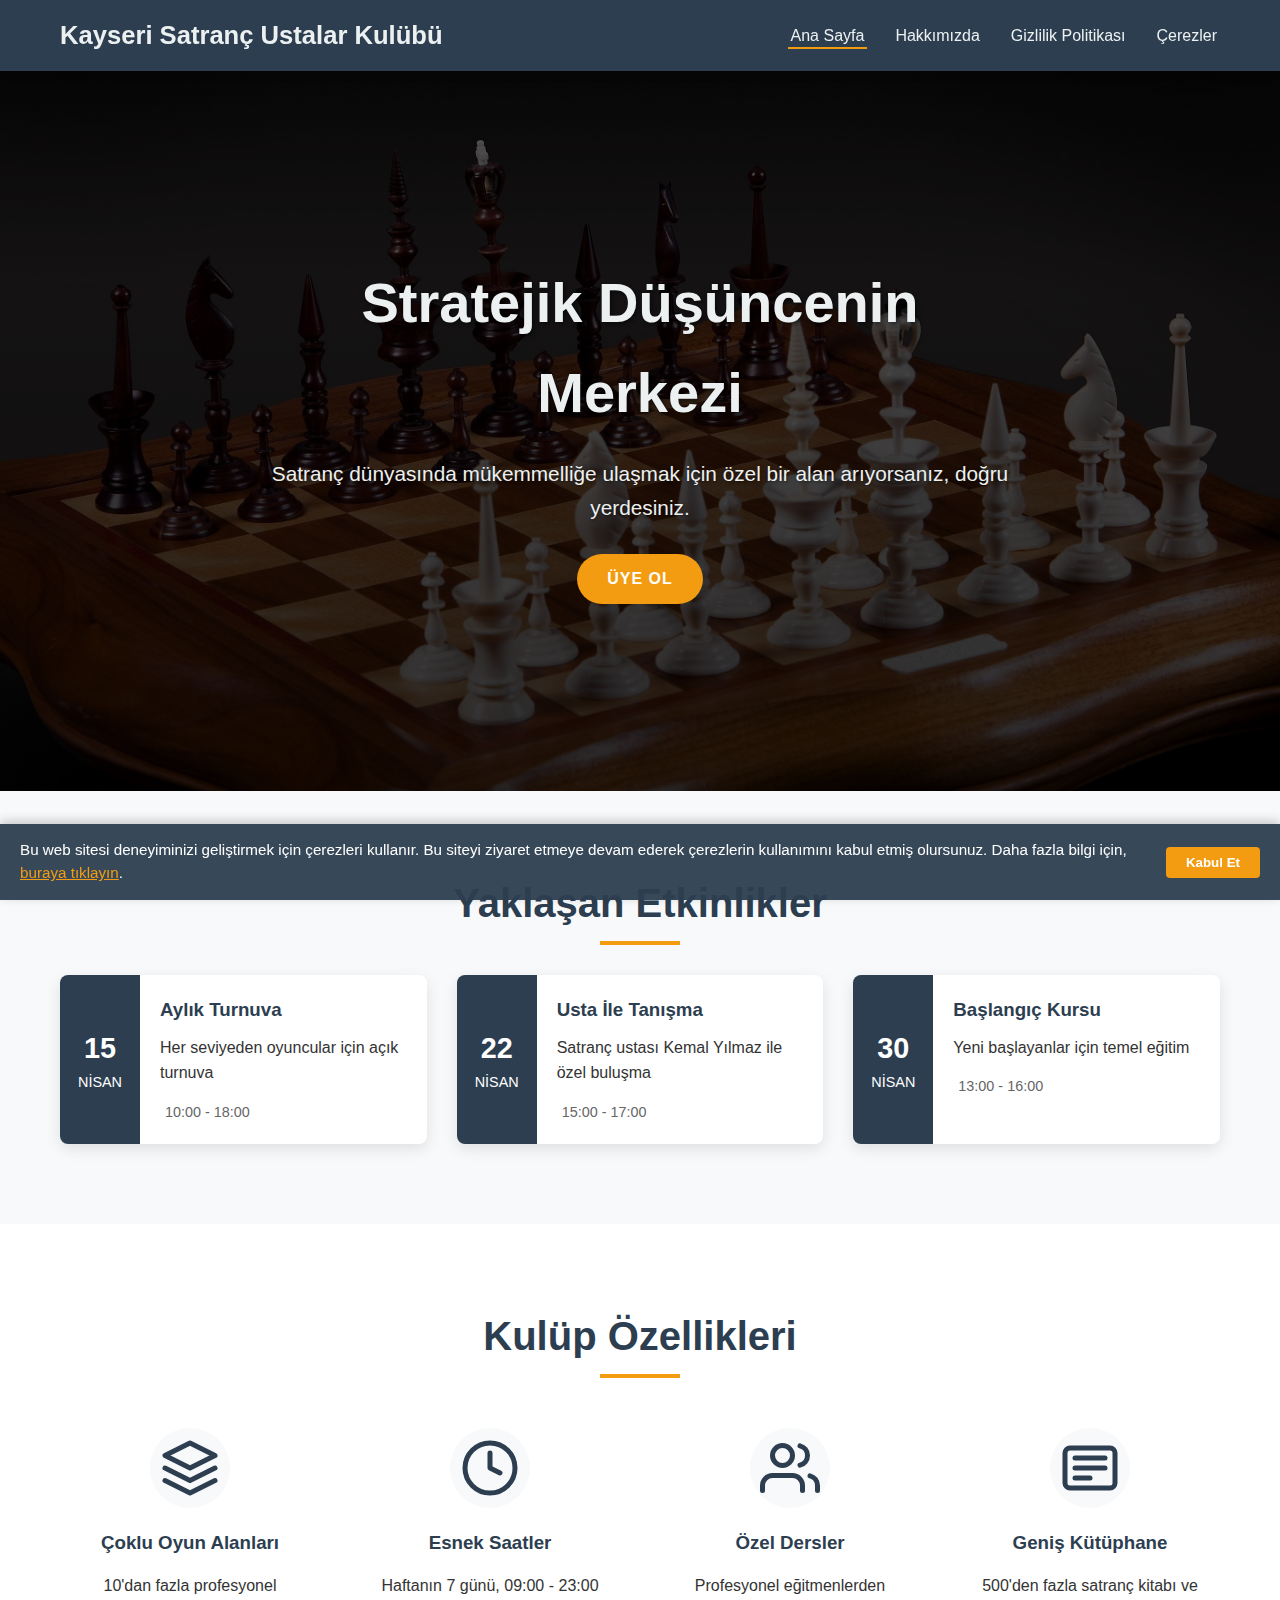
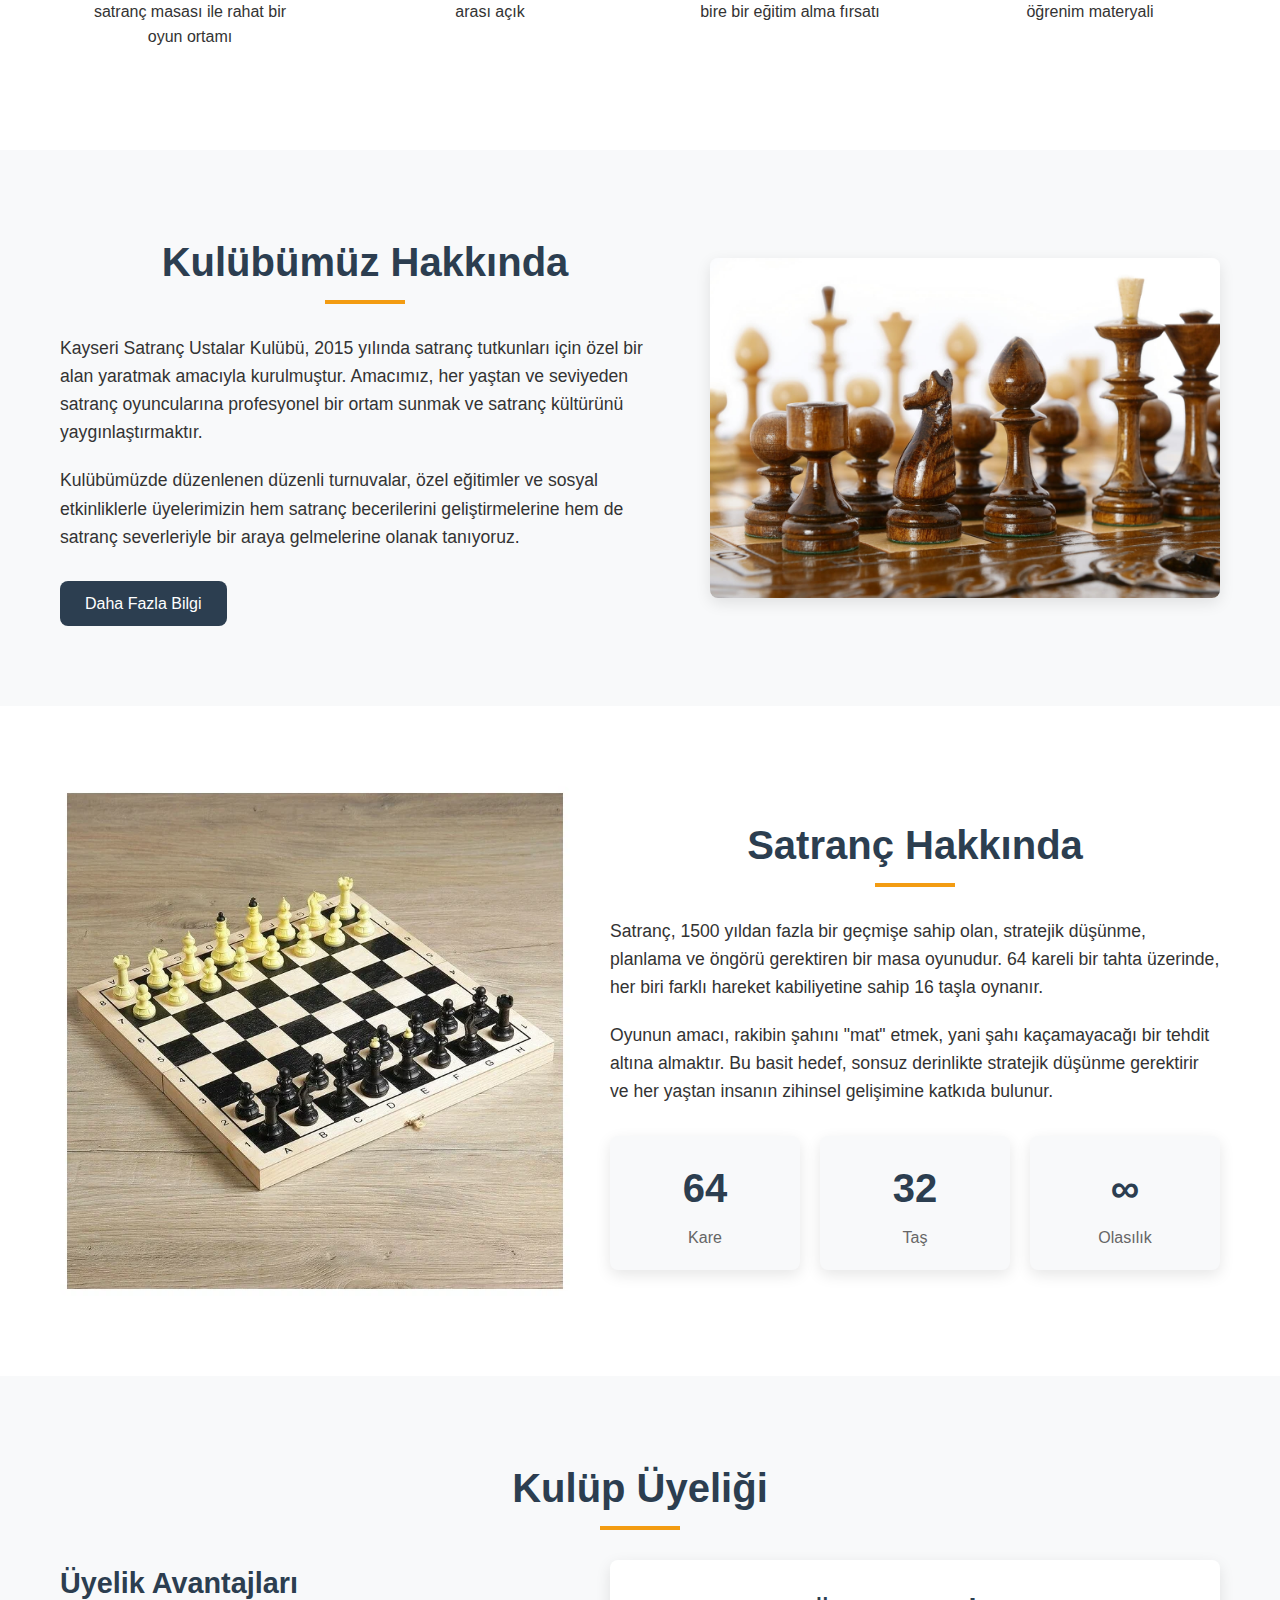
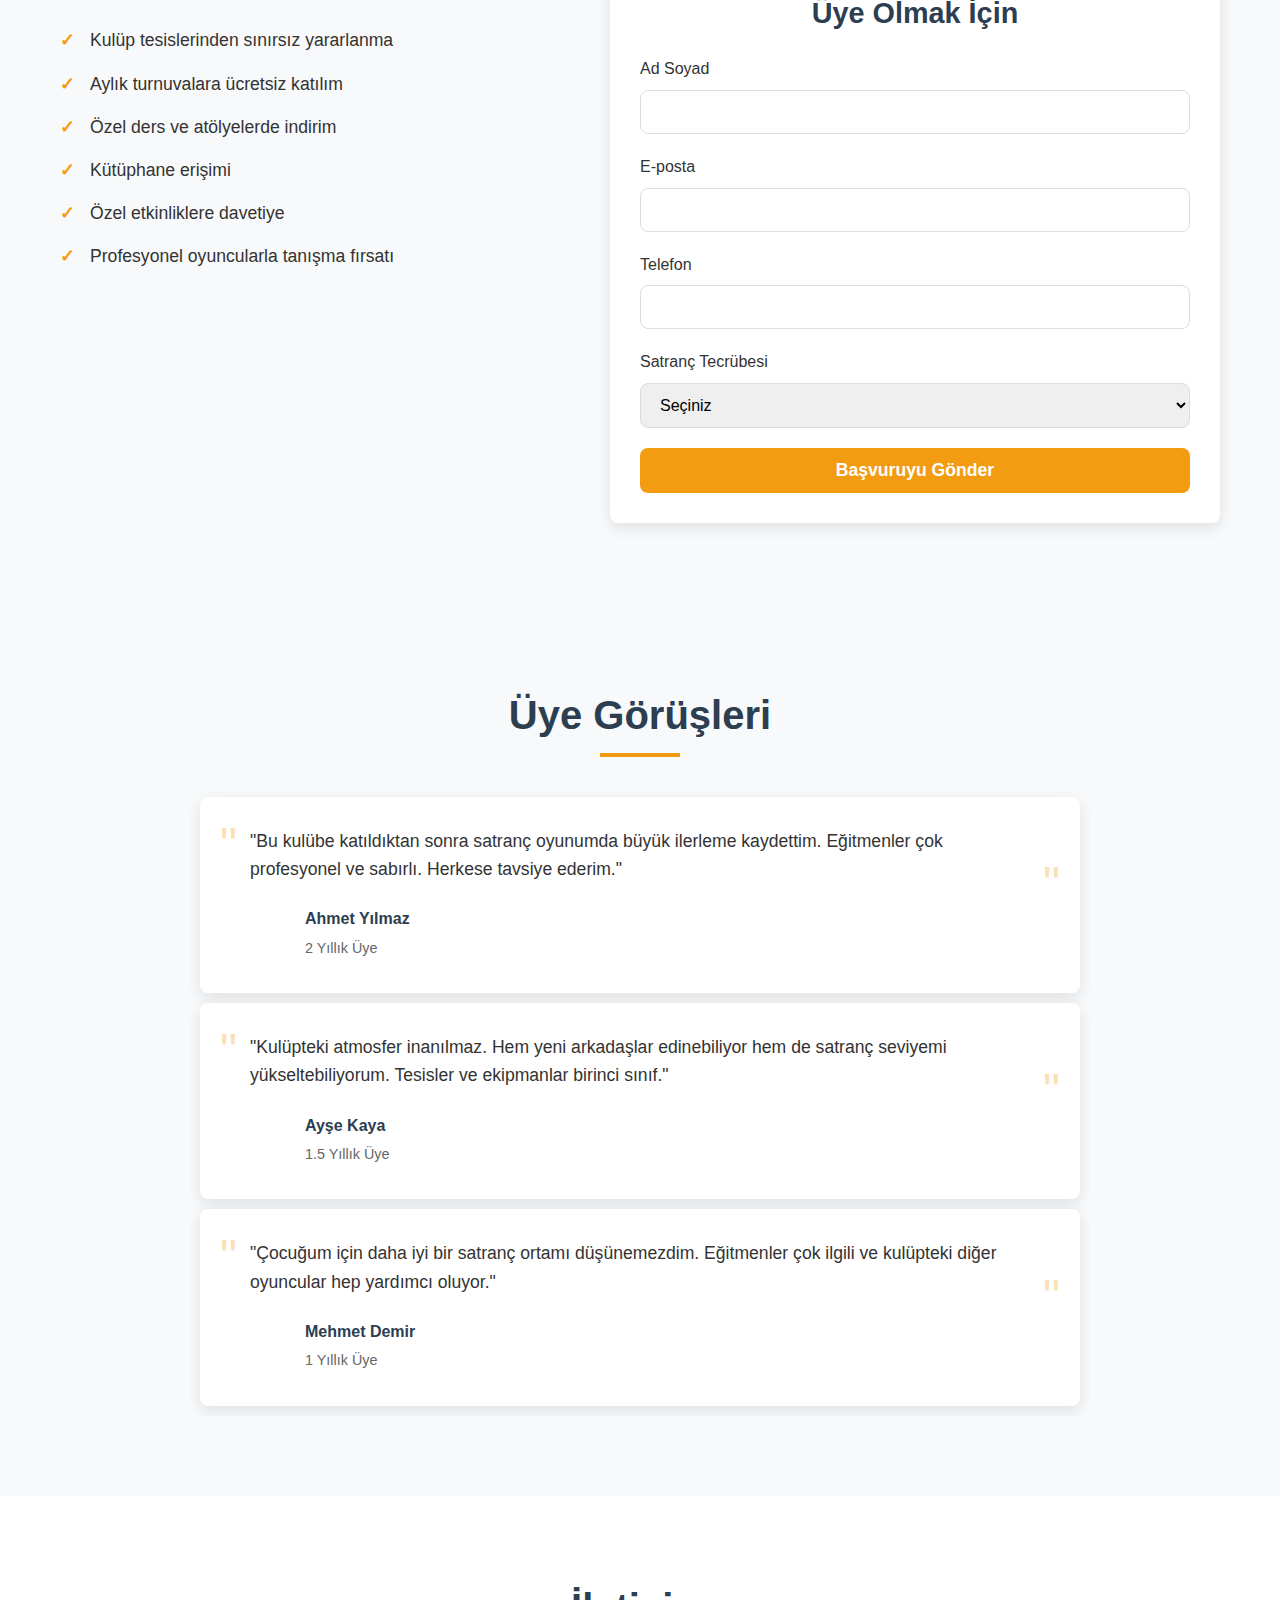
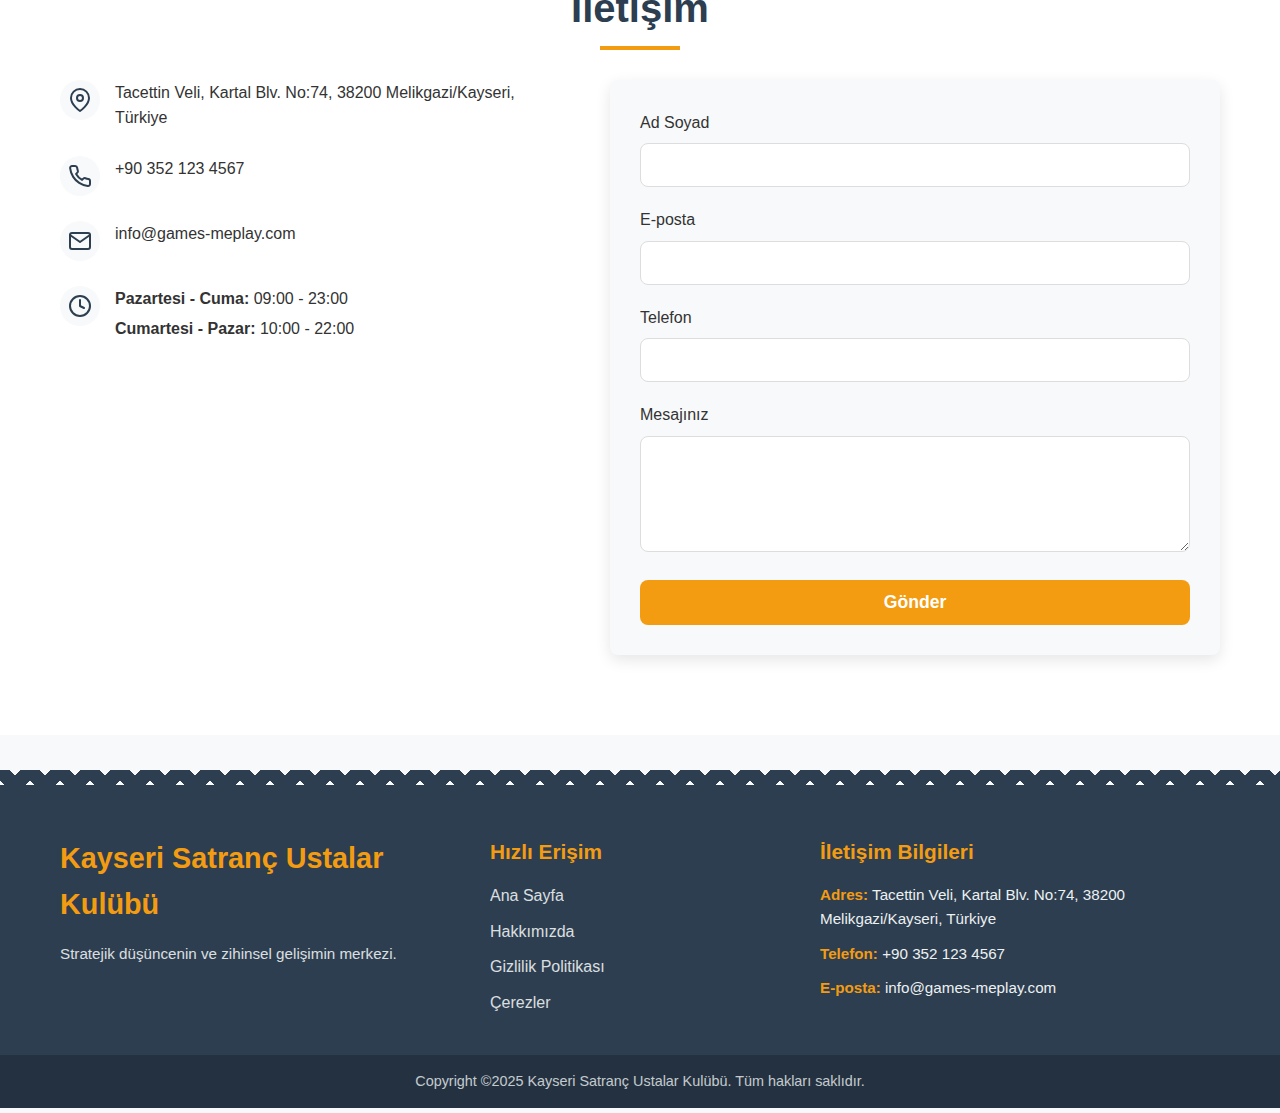
<file: index.html>
<!DOCTYPE html>
<html lang="tr">
<head>
	<meta charset="UTF-8">
	<meta name="viewport" content="width=device-width, initial-scale=1.0">
	<title>Kayseri Satranç Ustalar Kulübü - Özel Satranç Kulübü</title>
	<meta name="description" content="Kayseri'nin en prestijli kapalı satranç kulübü. Ustalarla tanışın, stratejinizi geliştirin ve aylık turnuvalara katılın.">
	<meta name="keywords" content="satranç kulübü, kayseri satranç, özel satranç kulübü, satranç turnuvası, satranç dersleri, satranç ustalar">
	<!-- Custom CSS -->
	<link rel="stylesheet" href="css/style.css">
	<link rel="icon" type="image/x-icon" href="favicon.ico">
</head>
<body>
<header class="wp_mainHeader">
	<div class="wp_headerContainer">
		<div class="wp_logoContainer">
			<a href="index.html">
				<h1>Kayseri Satranç Ustalar Kulübü</h1>
			</a>
		</div>
		<nav class="wp_mainNav">
			<button class="wp_navbarToggler">
				<span></span>
				<span></span>
				<span></span>
			</button>
			<ul class="wp_navbarCollapse">
				<li><a href="index.html" class="wp_active">Ana Sayfa</a></li>
				<li><a href="about.html">Hakkımızda</a></li>
				<li><a href="privacy.html">Gizlilik Politikası</a></li>
				<li><a href="cookies.html">Çerezler</a></li>
			</ul>
		</nav>
	</div>
</header>

<!-- Hero Section -->
<section class="wp_heroSection">
	<div class="wp_heroOverlay"></div>
	<div class="wp_heroContent">
		<h2>Stratejik Düşüncenin Merkezi</h2>
		<p>Satranç dünyasında mükemmelliğe ulaşmak için özel bir alan arıyorsanız, doğru yerdesiniz.</p>
		<a href="#membership" class="wp_heroButton">Üye Ol</a>
	</div>
</section>

<!-- Etkinlikler Section -->
<section class="wp_eventsSection" id="events">
	<div class="wp_sectionContainer">
		<h2 class="wp_sectionTitle">Yaklaşan Etkinlikler</h2>
		<div class="wp_eventsGrid">
			<div class="wp_eventCard">
				<div class="wp_eventDate">
					<span class="wp_eventDay">15</span>
					<span class="wp_eventMonth">Nisan</span>
				</div>
				<div class="wp_eventDetails">
					<h3>Aylık Turnuva</h3>
					<p>Her seviyeden oyuncular için açık turnuva</p>
					<p class="wp_eventTime"><i class="wp_clockIcon"></i> 10:00 - 18:00</p>
				</div>
			</div>
			<div class="wp_eventCard">
				<div class="wp_eventDate">
					<span class="wp_eventDay">22</span>
					<span class="wp_eventMonth">Nisan</span>
				</div>
				<div class="wp_eventDetails">
					<h3>Usta İle Tanışma</h3>
					<p>Satranç ustası Kemal Yılmaz ile özel buluşma</p>
					<p class="wp_eventTime"><i class="wp_clockIcon"></i> 15:00 - 17:00</p>
				</div>
			</div>
			<div class="wp_eventCard">
				<div class="wp_eventDate">
					<span class="wp_eventDay">30</span>
					<span class="wp_eventMonth">Nisan</span>
				</div>
				<div class="wp_eventDetails">
					<h3>Başlangıç Kursu</h3>
					<p>Yeni başlayanlar için temel eğitim</p>
					<p class="wp_eventTime"><i class="wp_clockIcon"></i> 13:00 - 16:00</p>
				</div>
			</div>
		</div>
	</div>
</section>

<!-- Özellikler Section -->
<section class="wp_featuresSection" id="features">
	<div class="wp_sectionContainer">
		<h2 class="wp_sectionTitle">Kulüp Özellikleri</h2>
		<div class="wp_featuresGrid">
			<div class="wp_featureItem">
				<div class="wp_featureIcon">
					<svg xmlns="http://www.w3.org/2000/svg" width="60" height="60" viewBox="0 0 24 24" fill="none" stroke="currentColor" stroke-width="2" stroke-linecap="round" stroke-linejoin="round">
						<path d="M12 2L2 7l10 5 10-5-10-5z"/>
						<path d="M2 17l10 5 10-5"/>
						<path d="M2 12l10 5 10-5"/>
					</svg>
				</div>
				<h3>Çoklu Oyun Alanları</h3>
				<p>10'dan fazla profesyonel satranç masası ile rahat bir oyun ortamı</p>
			</div>
			<div class="wp_featureItem">
				<div class="wp_featureIcon">
					<svg xmlns="http://www.w3.org/2000/svg" width="60" height="60" viewBox="0 0 24 24" fill="none" stroke="currentColor" stroke-width="2" stroke-linecap="round" stroke-linejoin="round">
						<circle cx="12" cy="12" r="10"/>
						<path d="M12 6v6l4 2"/>
					</svg>
				</div>
				<h3>Esnek Saatler</h3>
				<p>Haftanın 7 günü, 09:00 - 23:00 arası açık</p>
			</div>
			<div class="wp_featureItem">
				<div class="wp_featureIcon">
					<svg xmlns="http://www.w3.org/2000/svg" width="60" height="60" viewBox="0 0 24 24" fill="none" stroke="currentColor" stroke-width="2" stroke-linecap="round" stroke-linejoin="round">
						<path d="M17 21v-2a4 4 0 0 0-4-4H5a4 4 0 0 0-4 4v2"/>
						<circle cx="9" cy="7" r="4"/>
						<path d="M23 21v-2a4 4 0 0 0-3-3.87"/>
						<path d="M16 3.13a4 4 0 0 1 0 7.75"/>
					</svg>
				</div>
				<h3>Özel Dersler</h3>
				<p>Profesyonel eğitmenlerden bire bir eğitim alma fırsatı</p>
			</div>
			<div class="wp_featureItem">
				<div class="wp_featureIcon">
					<svg xmlns="http://www.w3.org/2000/svg" width="60" height="60" viewBox="0 0 24 24" fill="none" stroke="currentColor" stroke-width="2" stroke-linecap="round" stroke-linejoin="round">
						<rect x="2" y="4" width="20" height="16" rx="2"/>
						<path d="M6 8h12"/>
						<path d="M6 12h12"/>
						<path d="M6 16h6"/>
					</svg>
				</div>
				<h3>Geniş Kütüphane</h3>
				<p>500'den fazla satranç kitabı ve öğrenim materyali</p>
			</div>
		</div>
	</div>
</section>

<!-- Hakkında Section -->
<section class="wp_aboutSection" id="about">
	<div class="wp_sectionContainer">
		<div class="wp_aboutContent">
			<div class="wp_aboutText">
				<h2 class="wp_sectionTitle">Kulübümüz Hakkında</h2>
				<p>Kayseri Satranç Ustalar Kulübü, 2015 yılında satranç tutkunları için özel bir alan yaratmak amacıyla kurulmuştur. Amacımız, her yaştan ve seviyeden satranç oyuncularına profesyonel bir ortam sunmak ve satranç kültürünü yaygınlaştırmaktır.</p>
				<p>Kulübümüzde düzenlenen düzenli turnuvalar, özel eğitimler ve sosyal etkinliklerle üyelerimizin hem satranç becerilerini geliştirmelerine hem de satranç severleriyle bir araya gelmelerine olanak tanıyoruz.</p>
				<a href="about.html" class="wp_aboutButton">Daha Fazla Bilgi</a>
			</div>
			<div class="wp_aboutImage">
				<img src="img/1.webp" alt="Satranç Kulübü İç Mekan" loading="lazy">
			</div>
		</div>
	</div>
</section>

<!-- Oyun Hakkında Section -->
<section class="wp_gameInfoSection" id="game-info">
	<div class="wp_sectionContainer">
		<div class="wp_gameInfoContent">
			<div class="wp_gameInfoImage">
				<img src="img/2.webp" alt="Satranç Tahtası" loading="lazy">
			</div>
			<div class="wp_gameInfoText">
				<h2 class="wp_sectionTitle">Satranç Hakkında</h2>
				<p>Satranç, 1500 yıldan fazla bir geçmişe sahip olan, stratejik düşünme, planlama ve öngörü gerektiren bir masa oyunudur. 64 kareli bir tahta üzerinde, her biri farklı hareket kabiliyetine sahip 16 taşla oynanır.</p>
				<p>Oyunun amacı, rakibin şahını "mat" etmek, yani şahı kaçamayacağı bir tehdit altına almaktır. Bu basit hedef, sonsuz derinlikte stratejik düşünme gerektirir ve her yaştan insanın zihinsel gelişimine katkıda bulunur.</p>
				<div class="wp_gameStats">
					<div class="wp_gameStat">
						<span>64</span>
						<p>Kare</p>
					</div>
					<div class="wp_gameStat">
						<span>32</span>
						<p>Taş</p>
					</div>
					<div class="wp_gameStat">
						<span>∞</span>
						<p>Olasılık</p>
					</div>
				</div>
			</div>
		</div>
	</div>
</section>

<!-- Üyelik Section -->
<section class="wp_membershipSection" id="membership">
	<div class="wp_sectionContainer">
		<h2 class="wp_sectionTitle">Kulüp Üyeliği</h2>
		<div class="wp_membershipContent">
			<div class="wp_membershipInfo">
				<h3>Üyelik Avantajları</h3>
				<ul class="wp_membershipList">
					<li>Kulüp tesislerinden sınırsız yararlanma</li>
					<li>Aylık turnuvalara ücretsiz katılım</li>
					<li>Özel ders ve atölyelerde indirim</li>
					<li>Kütüphane erişimi</li>
					<li>Özel etkinliklere davetiye</li>
					<li>Profesyonel oyuncularla tanışma fırsatı</li>
				</ul>
			</div>
			<div class="wp_membershipForm">
				<h3>Üye Olmak İçin</h3>
				<form action="#" method="post" id="wp_membershipApplication">
					<div class="wp_formGroup">
						<label for="name">Ad Soyad</label>
						<input type="text" id="name" name="name" required>
					</div>
					<div class="wp_formGroup">
						<label for="email">E-posta</label>
						<input type="email" id="email" name="email" required>
					</div>
					<div class="wp_formGroup">
						<label for="phone">Telefon</label>
						<input type="tel" id="phone" name="phone" required>
					</div>
					<div class="wp_formGroup">
						<label for="experience">Satranç Tecrübesi</label>
						<select id="experience" name="experience" required>
							<option value="">Seçiniz</option>
							<option value="beginner">Başlangıç</option>
							<option value="intermediate">Orta Seviye</option>
							<option value="advanced">İleri Seviye</option>
							<option value="master">Usta</option>
						</select>
					</div>
					<button type="submit" class="wp_submitButton">Başvuruyu Gönder</button>
				</form>
			</div>
		</div>
	</div>
</section>


<!-- Referanslar Section -->
<section class="wp_testimonialSection" id="testimonials">
	<div class="wp_sectionContainer">
		<h2 class="wp_sectionTitle">Üye Görüşleri</h2>
		<div class="wp_testimonialSlider">
			<div class="wp_testimonialItem">
				<div class="wp_testimonialQuote">"Bu kulübe katıldıktan sonra satranç oyunumda büyük ilerleme kaydettim. Eğitmenler çok profesyonel ve sabırlı. Herkese tavsiye ederim."</div>
				<div class="wp_testimonialAuthor">
					<img src="img/3.webp" alt="Üye Fotoğrafı" loading="lazy">
					<div>
						<h4>Ahmet Yılmaz</h4>
						<p>2 Yıllık Üye</p>
					</div>
				</div>
			</div>
			<div class="wp_testimonialItem">
				<div class="wp_testimonialQuote">"Kulüpteki atmosfer inanılmaz. Hem yeni arkadaşlar edinebiliyor hem de satranç seviyemi yükseltebiliyorum. Tesisler ve ekipmanlar birinci sınıf."</div>
				<div class="wp_testimonialAuthor">
					<img src="img/4.webp" alt="Üye Fotoğrafı" loading="lazy">
					<div>
						<h4>Ayşe Kaya</h4>
						<p>1.5 Yıllık Üye</p>
					</div>
				</div>
			</div>
			<div class="wp_testimonialItem">
				<div class="wp_testimonialQuote">"Çocuğum için daha iyi bir satranç ortamı düşünemezdim. Eğitmenler çok ilgili ve kulüpteki diğer oyuncular hep yardımcı oluyor."</div>
				<div class="wp_testimonialAuthor">
					<img src="img/5.webp" alt="Üye Fotoğrafı" loading="lazy">
					<div>
						<h4>Mehmet Demir</h4>
						<p>1 Yıllık Üye</p>
					</div>
				</div>
			</div>
		</div>
	</div>
</section>

<!-- İletişim Section -->
<section class="wp_contactSection" id="contact">
	<div class="wp_sectionContainer">
		<h2 class="wp_sectionTitle">İletişim</h2>
		<div class="wp_contactContent">
			<div class="wp_contactInfo">
				<div class="wp_contactItem">
					<div class="wp_contactIcon">
						<svg xmlns="http://www.w3.org/2000/svg" width="24" height="24" viewBox="0 0 24 24" fill="none" stroke="currentColor" stroke-width="2" stroke-linecap="round" stroke-linejoin="round">
							<path d="M21 10c0 7-9 13-9 13s-9-6-9-13a9 9 0 0 1 18 0z"/>
							<circle cx="12" cy="10" r="3"/>
						</svg>
					</div>
					<p>Tacettin Veli, Kartal Blv. No:74, 38200 Melikgazi/Kayseri, Türkiye</p>
				</div>
				<div class="wp_contactItem">
					<div class="wp_contactIcon">
						<svg xmlns="http://www.w3.org/2000/svg" width="24" height="24" viewBox="0 0 24 24" fill="none" stroke="currentColor" stroke-width="2" stroke-linecap="round" stroke-linejoin="round">
							<path d="M22 16.92v3a2 2 0 0 1-2.18 2 19.79 19.79 0 0 1-8.63-3.07 19.5 19.5 0 0 1-6-6 19.79 19.79 0 0 1-3.07-8.67A2 2 0 0 1 4.11 2h3a2 2 0 0 1 2 1.72 12.84 12.84 0 0 0 .7 2.81 2 2 0 0 1-.45 2.11L8.09 9.91a16 16 0 0 0 6 6l1.27-1.27a2 2 0 0 1 2.11-.45 12.84 12.84 0 0 0 2.81.7A2 2 0 0 1 22 16.92z"/>
						</svg>
					</div>
					<p>+90 352 123 4567</p>
				</div>
				<div class="wp_contactItem">
					<div class="wp_contactIcon">
						<svg xmlns="http://www.w3.org/2000/svg" width="24" height="24" viewBox="0 0 24 24" fill="none" stroke="currentColor" stroke-width="2" stroke-linecap="round" stroke-linejoin="round">
							<path d="M4 4h16c1.1 0 2 .9 2 2v12c0 1.1-.9 2-2 2H4c-1.1 0-2-.9-2-2V6c0-1.1.9-2 2-2z"/>
							<polyline points="22,6 12,13 2,6"/>
						</svg>
					</div>
					<p>info@games-meplay.com</p>
				</div>
				<div class="wp_contactItem">
					<div class="wp_contactIcon">
						<svg xmlns="http://www.w3.org/2000/svg" width="24" height="24" viewBox="0 0 24 24" fill="none" stroke="currentColor" stroke-width="2" stroke-linecap="round" stroke-linejoin="round">
							<circle cx="12" cy="12" r="10"/>
							<polyline points="12 6 12 12 16 14"/>
						</svg>
					</div>
					<div class="wp_openHours">
						<p><strong>Pazartesi - Cuma:</strong> 09:00 - 23:00</p>
						<p><strong>Cumartesi - Pazar:</strong> 10:00 - 22:00</p>
					</div>
				</div>
			</div>
			<div class="wp_contactForm">
				<form action="send.php" method="post" id="wp_contactForm">
					<div class="wp_formGroup">
						<label for="contactName">Ad Soyad</label>
						<input type="text" id="contactName" name="name" required>
					</div>
					<div class="wp_formGroup">
						<label for="contactEmail">E-posta</label>
						<input type="email" id="contactEmail" name="email" required>
					</div>
					<div class="wp_formGroup">
						<label for="contactPhone">Telefon</label>
						<input type="tel" id="contactPhone" name="phone" required>
					</div>
					<div class="wp_formGroup">
						<label for="contactMessage">Mesajınız</label>
						<textarea id="contactMessage" name="message" rows="5" required></textarea>
					</div>
					<button type="submit" class="wp_submitButton">Gönder</button>
				</form>
			</div>
		</div>
	</div>
</section>

<!-- Footer -->
<footer class="wp_mainFooter">
	<div class="wp_footerContainer">
		<div class="wp_footerInfo">
			<div class="wp_footerLogo">
				<h3>Kayseri Satranç Ustalar Kulübü</h3>
			</div>
			<p>Stratejik düşüncenin ve zihinsel gelişimin merkezi.</p>
		</div>
		<div class="wp_footerNav">
			<h4>Hızlı Erişim</h4>
			<ul>
				<li><a href="index.html">Ana Sayfa</a></li>
				<li><a href="about.html">Hakkımızda</a></li>
				<li><a href="privacy.html">Gizlilik Politikası</a></li>
				<li><a href="cookies.html">Çerezler</a></li>
			</ul>
		</div>
		<div class="wp_footerContact">
			<h4>İletişim Bilgileri</h4>
			<div class="wp_footerContactInfo">
				<p><strong>Adres:</strong> Tacettin Veli, Kartal Blv. No:74, 38200 Melikgazi/Kayseri, Türkiye</p>
				<p><strong>Telefon:</strong> +90 352 123 4567</p>
				<p><strong>E-posta:</strong> info@games-meplay.com</p>
			</div>
		</div>
	</div>
	<div class="wp_footerBottom">
		<div class="wp_sectionContainer">
			<p class="wp_copyright">Copyright ©2025 Kayseri Satranç Ustalar Kulübü. Tüm hakları saklıdır.</p>
		</div>
	</div>
</footer>

<!-- Cookie Banner -->
<div class="wp_cookieBanner" id="wp_cookieBanner">
	<div class="wp_cookieContent">
		<p>Bu web sitesi deneyiminizi geliştirmek için çerezleri kullanır. Bu siteyi ziyaret etmeye devam ederek çerezlerin kullanımını kabul etmiş olursunuz. Daha fazla bilgi için, <a href="cookies.html" target="_blank" class="wp_cookieLink">buraya tıklayın</a>.</p>
	</div>
	<div class="wp_cookieActions">
		<button class="wp_cookieButton" id="wp_acceptCookies">Kabul Et</button>
	</div>
</div>

<!-- Custom JS for Mobile Menu and Cookie Banner -->
<script>
	document.addEventListener('DOMContentLoaded', function () {
		const navbarToggler = document.querySelector('.wp_navbarToggler');
		const navbarCollapse = document.querySelector('.wp_navbarCollapse');
		navbarToggler.addEventListener('click', function () {
			navbarCollapse.classList.toggle('wp_show');
		});
	});
	document.addEventListener('DOMContentLoaded', function () {
		const cookieBanner = document.getElementById('wp_cookieBanner');
		const acceptButton = document.getElementById('wp_acceptCookies');
		if (!localStorage.getItem('cookiesAccepted')) {
			cookieBanner.classList.add('wp_show');
		}
		acceptButton.addEventListener('click', function () {
			localStorage.setItem('cookiesAccepted', 'true');
			cookieBanner.classList.remove('wp_show');
		});
	});
</script>
</file>
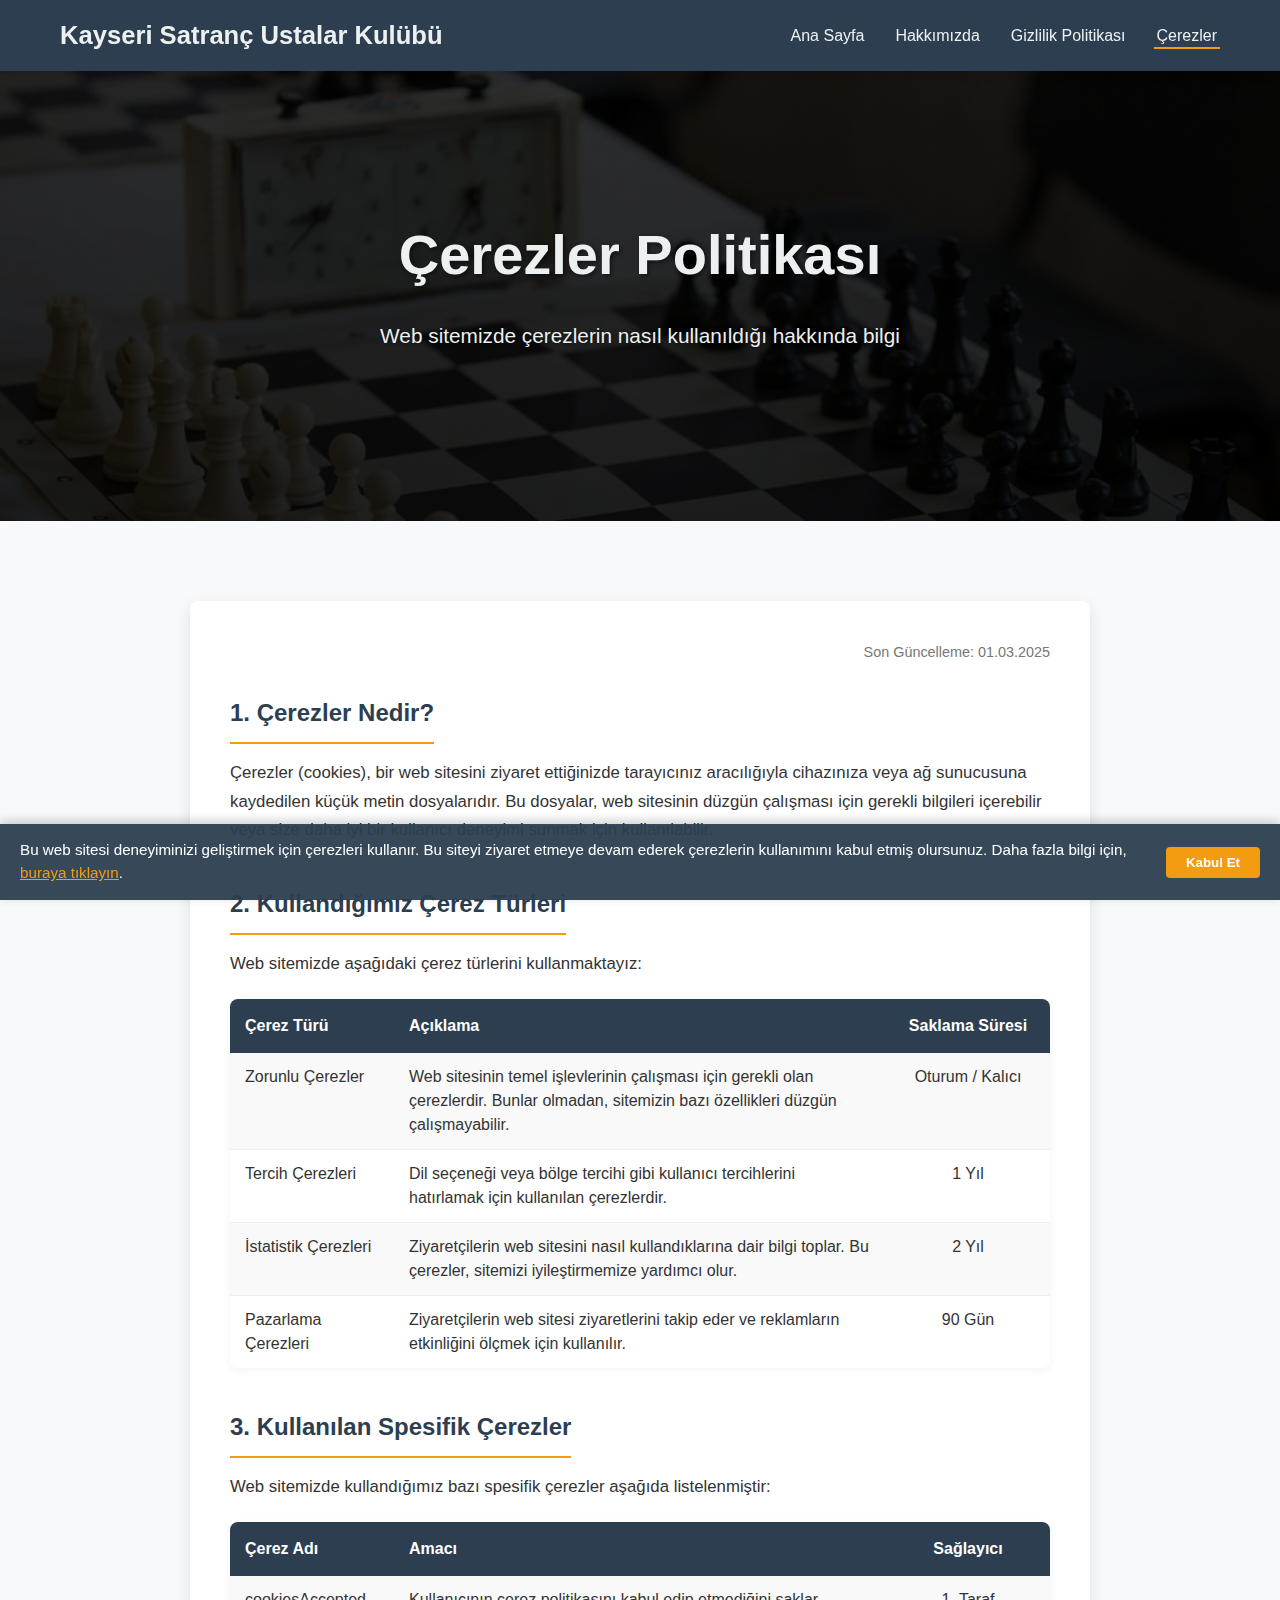
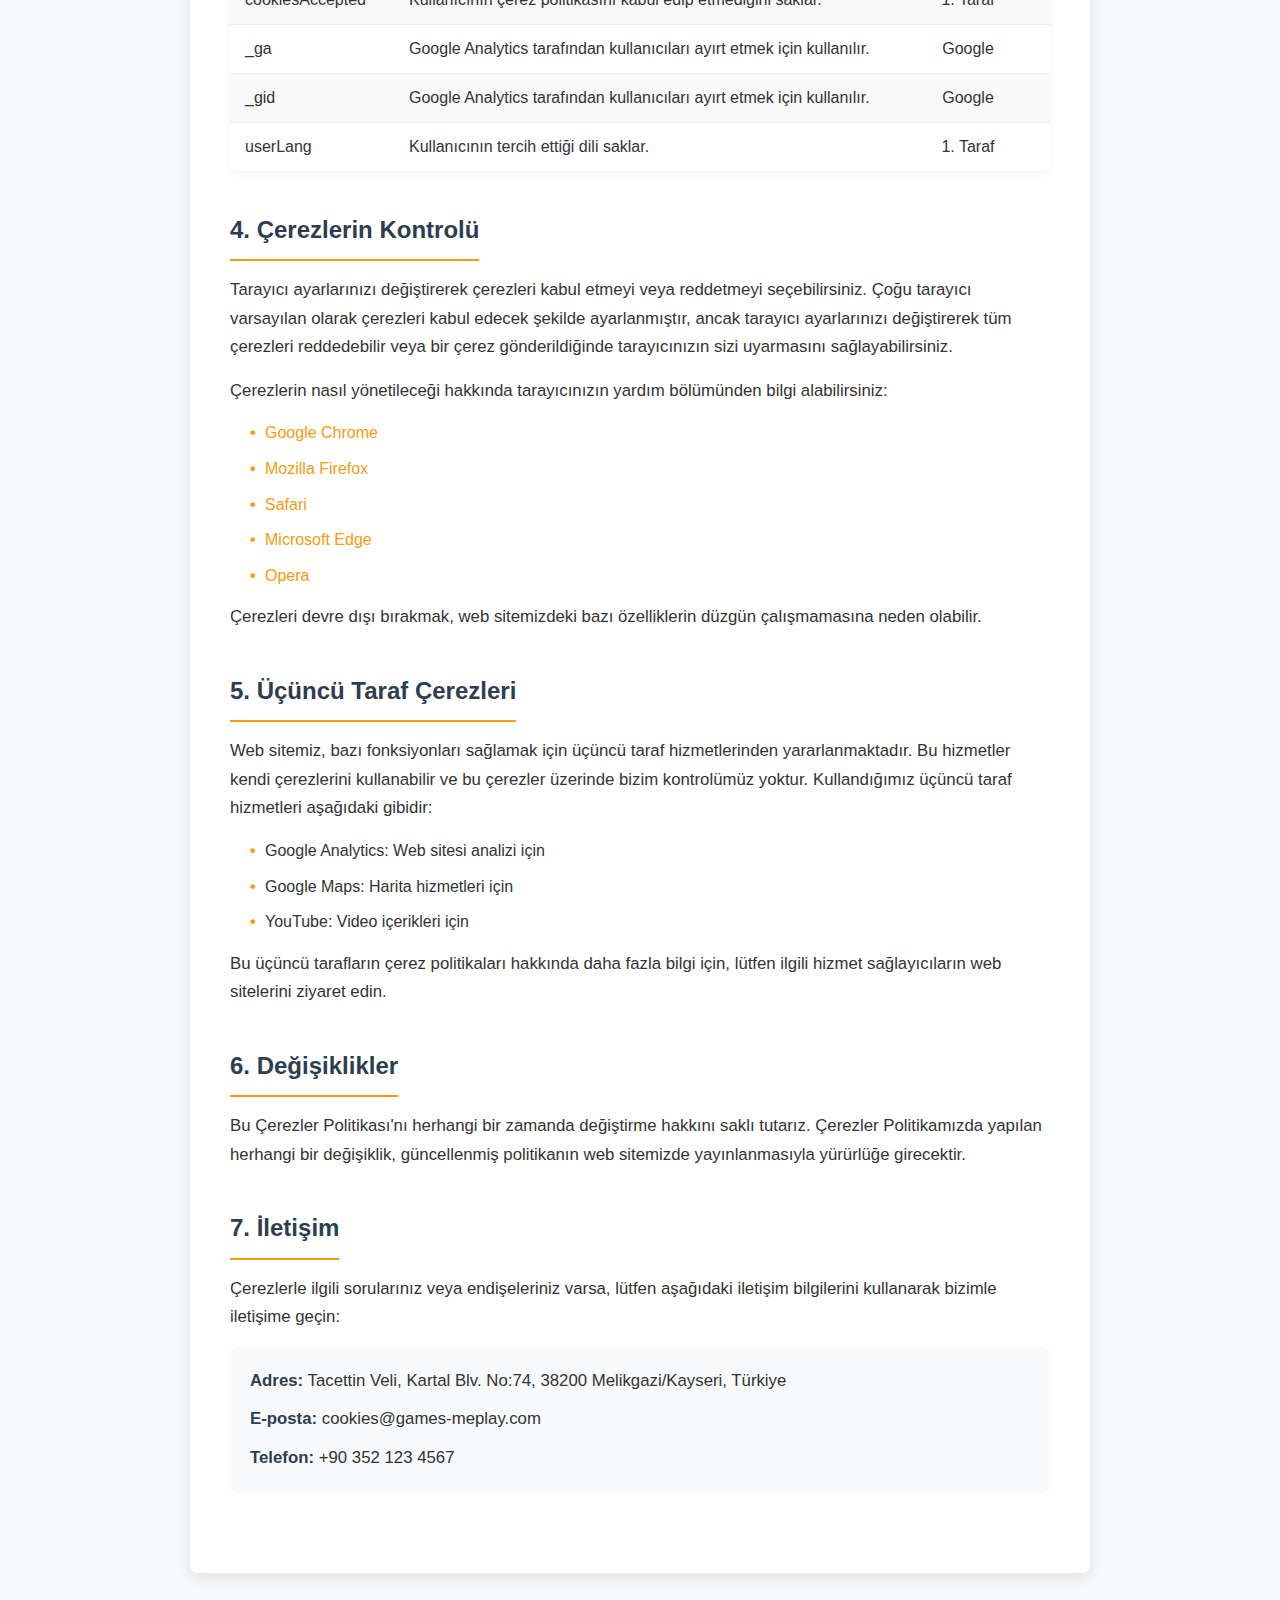
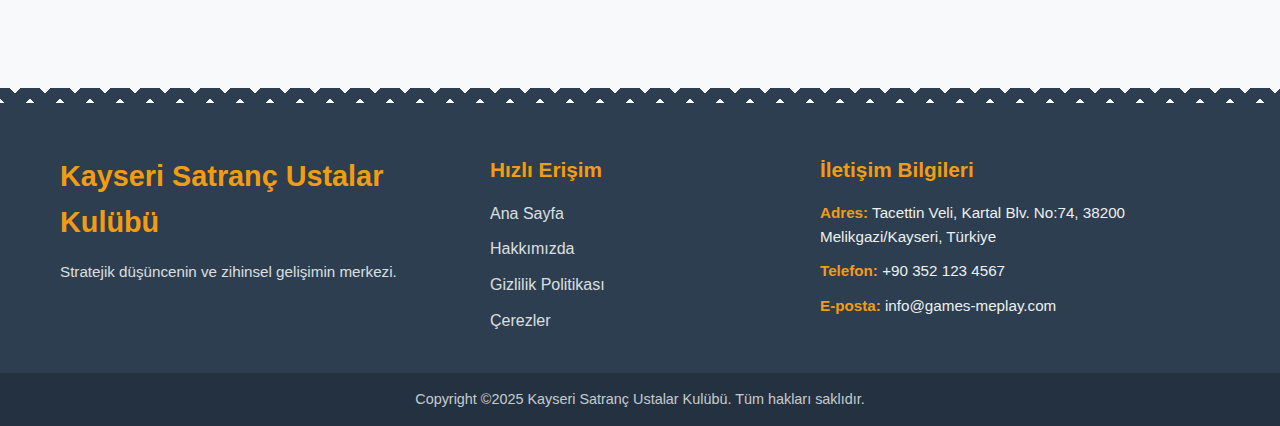
<file: cookies.html>
<!DOCTYPE html>
<html lang="tr">
<head>
    <meta charset="UTF-8">
    <meta name="viewport" content="width=device-width, initial-scale=1.0">
    <title>Çerezler Politikası - Kayseri Satranç Ustalar Kulübü</title>
    <meta name="description" content="Kayseri Satranç Ustalar Kulübü çerezler politikası. Web sitemizde kullanılan çerezler hakkında bilgiler.">
    <meta name="keywords" content="satranç kulübü çerezler, çerezler politikası, kayseri satranç çerezler">
    <!-- Custom CSS -->
    <link rel="stylesheet" href="css/style.css">
    <link rel="icon" type="image/x-icon" href="favicon.ico">
</head>
<body>
<header class="wp_mainHeader">
    <div class="wp_headerContainer">
        <div class="wp_logoContainer">
            <a href="index.html">
                <h1>Kayseri Satranç Ustalar Kulübü</h1>
            </a>
        </div>
        <nav class="wp_mainNav">
            <button class="wp_navbarToggler">
                <span></span>
                <span></span>
                <span></span>
            </button>
            <ul class="wp_navbarCollapse">
                <li><a href="index.html">Ana Sayfa</a></li>
                <li><a href="about.html">Hakkımızda</a></li>
                <li><a href="privacy.html">Gizlilik Politikası</a></li>
                <li><a href="cookies.html" class="wp_active">Çerezler</a></li>
            </ul>
        </nav>
    </div>
</header>

<!-- Cookies Hero Section -->
<section class="wp_innerHeroSection wp_cookiesHero">
    <div class="wp_heroOverlay"></div>
    <div class="wp_heroContent">
        <h2>Çerezler Politikası</h2>
        <p>Web sitemizde çerezlerin nasıl kullanıldığı hakkında bilgi</p>
    </div>
</section>

<!-- Cookies Content Section -->
<section class="wp_cookiesSection">
    <div class="wp_sectionContainer">
        <div class="wp_cookiesContent">
            <div class="wp_cookiesInfo">
                <p class="wp_cookiesLastUpdate">Son Güncelleme: 01.03.2025</p>

                <div class="wp_cookiesBlock">
                    <h3>1. Çerezler Nedir?</h3>
                    <p>Çerezler (cookies), bir web sitesini ziyaret ettiğinizde tarayıcınız aracılığıyla cihazınıza veya ağ sunucusuna kaydedilen küçük metin dosyalarıdır. Bu dosyalar, web sitesinin düzgün çalışması için gerekli bilgileri içerebilir veya size daha iyi bir kullanıcı deneyimi sunmak için kullanılabilir.</p>
                </div>

                <div class="wp_cookiesBlock">
                    <h3>2. Kullandığımız Çerez Türleri</h3>
                    <p>Web sitemizde aşağıdaki çerez türlerini kullanmaktayız:</p>

                    <div class="wp_cookiesTable">
                        <div class="wp_cookiesTableHeader">
                            <div class="wp_cookiesTableCell"><strong>Çerez Türü</strong></div>
                            <div class="wp_cookiesTableCell"><strong>Açıklama</strong></div>
                            <div class="wp_cookiesTableCell"><strong>Saklama Süresi</strong></div>
                        </div>
                        <div class="wp_cookiesTableRow">
                            <div class="wp_cookiesTableCell">Zorunlu Çerezler</div>
                            <div class="wp_cookiesTableCell">Web sitesinin temel işlevlerinin çalışması için gerekli olan çerezlerdir. Bunlar olmadan, sitemizin bazı özellikleri düzgün çalışmayabilir.</div>
                            <div class="wp_cookiesTableCell">Oturum / Kalıcı</div>
                        </div>
                        <div class="wp_cookiesTableRow">
                            <div class="wp_cookiesTableCell">Tercih Çerezleri</div>
                            <div class="wp_cookiesTableCell">Dil seçeneği veya bölge tercihi gibi kullanıcı tercihlerini hatırlamak için kullanılan çerezlerdir.</div>
                            <div class="wp_cookiesTableCell">1 Yıl</div>
                        </div>
                        <div class="wp_cookiesTableRow">
                            <div class="wp_cookiesTableCell">İstatistik Çerezleri</div>
                            <div class="wp_cookiesTableCell">Ziyaretçilerin web sitesini nasıl kullandıklarına dair bilgi toplar. Bu çerezler, sitemizi iyileştirmemize yardımcı olur.</div>
                            <div class="wp_cookiesTableCell">2 Yıl</div>
                        </div>
                        <div class="wp_cookiesTableRow">
                            <div class="wp_cookiesTableCell">Pazarlama Çerezleri</div>
                            <div class="wp_cookiesTableCell">Ziyaretçilerin web sitesi ziyaretlerini takip eder ve reklamların etkinliğini ölçmek için kullanılır.</div>
                            <div class="wp_cookiesTableCell">90 Gün</div>
                        </div>
                    </div>
                </div>

                <div class="wp_cookiesBlock">
                    <h3>3. Kullanılan Spesifik Çerezler</h3>
                    <p>Web sitemizde kullandığımız bazı spesifik çerezler aşağıda listelenmiştir:</p>

                    <div class="wp_cookiesTable">
                        <div class="wp_cookiesTableHeader">
                            <div class="wp_cookiesTableCell"><strong>Çerez Adı</strong></div>
                            <div class="wp_cookiesTableCell"><strong>Amacı</strong></div>
                            <div class="wp_cookiesTableCell"><strong>Sağlayıcı</strong></div>
                        </div>
                        <div class="wp_cookiesTableRow">
                            <div class="wp_cookiesTableCell">cookiesAccepted</div>
                            <div class="wp_cookiesTableCell">Kullanıcının çerez politikasını kabul edip etmediğini saklar.</div>
                            <div class="wp_cookiesTableCell">1. Taraf</div>
                        </div>
                        <div class="wp_cookiesTableRow">
                            <div class="wp_cookiesTableCell">_ga</div>
                            <div class="wp_cookiesTableCell">Google Analytics tarafından kullanıcıları ayırt etmek için kullanılır.</div>
                            <div class="wp_cookiesTableCell">Google</div>
                        </div>
                        <div class="wp_cookiesTableRow">
                            <div class="wp_cookiesTableCell">_gid</div>
                            <div class="wp_cookiesTableCell">Google Analytics tarafından kullanıcıları ayırt etmek için kullanılır.</div>
                            <div class="wp_cookiesTableCell">Google</div>
                        </div>
                        <div class="wp_cookiesTableRow">
                            <div class="wp_cookiesTableCell">userLang</div>
                            <div class="wp_cookiesTableCell">Kullanıcının tercih ettiği dili saklar.</div>
                            <div class="wp_cookiesTableCell">1. Taraf</div>
                        </div>
                    </div>
                </div>

                <div class="wp_cookiesBlock">
                    <h3>4. Çerezlerin Kontrolü</h3>
                    <p>Tarayıcı ayarlarınızı değiştirerek çerezleri kabul etmeyi veya reddetmeyi seçebilirsiniz. Çoğu tarayıcı varsayılan olarak çerezleri kabul edecek şekilde ayarlanmıştır, ancak tarayıcı ayarlarınızı değiştirerek tüm çerezleri reddedebilir veya bir çerez gönderildiğinde tarayıcınızın sizi uyarmasını sağlayabilirsiniz.</p>
                    <p>Çerezlerin nasıl yönetileceği hakkında tarayıcınızın yardım bölümünden bilgi alabilirsiniz:</p>
                    <ul>
                        <li><a href="#">Google Chrome</a></li>
                        <li><a href="#">Mozilla Firefox</a></li>
                        <li><a href="#">Safari</a></li>
                        <li><a href="#">Microsoft Edge</a></li>
                        <li><a href="#">Opera</a></li>
                    </ul>
                    <p>Çerezleri devre dışı bırakmak, web sitemizdeki bazı özelliklerin düzgün çalışmamasına neden olabilir.</p>
                </div>

                <div class="wp_cookiesBlock">
                    <h3>5. Üçüncü Taraf Çerezleri</h3>
                    <p>Web sitemiz, bazı fonksiyonları sağlamak için üçüncü taraf hizmetlerinden yararlanmaktadır. Bu hizmetler kendi çerezlerini kullanabilir ve bu çerezler üzerinde bizim kontrolümüz yoktur. Kullandığımız üçüncü taraf hizmetleri aşağıdaki gibidir:</p>
                    <ul>
                        <li>Google Analytics: Web sitesi analizi için</li>
                        <li>Google Maps: Harita hizmetleri için</li>
                        <li>YouTube: Video içerikleri için</li>
                    </ul>
                    <p>Bu üçüncü tarafların çerez politikaları hakkında daha fazla bilgi için, lütfen ilgili hizmet sağlayıcıların web sitelerini ziyaret edin.</p>
                </div>

                <div class="wp_cookiesBlock">
                    <h3>6. Değişiklikler</h3>
                    <p>Bu Çerezler Politikası'nı herhangi bir zamanda değiştirme hakkını saklı tutarız. Çerezler Politikamızda yapılan herhangi bir değişiklik, güncellenmiş politikanın web sitemizde yayınlanmasıyla yürürlüğe girecektir.</p>
                </div>

                <div class="wp_cookiesBlock">
                    <h3>7. İletişim</h3>
                    <p>Çerezlerle ilgili sorularınız veya endişeleriniz varsa, lütfen aşağıdaki iletişim bilgilerini kullanarak bizimle iletişime geçin:</p>
                    <div class="wp_cookiesContact">
                        <p><strong>Adres:</strong> Tacettin Veli, Kartal Blv. No:74, 38200 Melikgazi/Kayseri, Türkiye</p>
                        <p><strong>E-posta:</strong> cookies@games-meplay.com</p>
                        <p><strong>Telefon:</strong> +90 352 123 4567</p>
                    </div>
                </div>
            </div>
        </div>
    </div>
</section>

<!-- Footer -->
<footer class="wp_mainFooter">
    <div class="wp_footerContainer">
        <div class="wp_footerInfo">
            <div class="wp_footerLogo">
                <h3>Kayseri Satranç Ustalar Kulübü</h3>
            </div>
            <p>Stratejik düşüncenin ve zihinsel gelişimin merkezi.</p>
        </div>
        <div class="wp_footerNav">
            <h4>Hızlı Erişim</h4>
            <ul>
                <li><a href="index.html">Ana Sayfa</a></li>
                <li><a href="about.html">Hakkımızda</a></li>
                <li><a href="privacy.html">Gizlilik Politikası</a></li>
                <li><a href="cookies.html">Çerezler</a></li>
            </ul>
        </div>
        <div class="wp_footerContact">
            <h4>İletişim Bilgileri</h4>
            <div class="wp_footerContactInfo">
                <p><strong>Adres:</strong> Tacettin Veli, Kartal Blv. No:74, 38200 Melikgazi/Kayseri, Türkiye</p>
                <p><strong>Telefon:</strong> +90 352 123 4567</p>
                <p><strong>E-posta:</strong> info@games-meplay.com</p>
            </div>
        </div>
    </div>
    <div class="wp_footerBottom">
        <div class="wp_sectionContainer">
            <p class="wp_copyright">Copyright ©2025 Kayseri Satranç Ustalar Kulübü. Tüm hakları saklıdır.</p>
        </div>
    </div>
</footer>

<!-- Cookie Banner -->
<div class="wp_cookieBanner" id="wp_cookieBanner">
    <div class="wp_cookieContent">
        <p>Bu web sitesi deneyiminizi geliştirmek için çerezleri kullanır. Bu siteyi ziyaret etmeye devam ederek çerezlerin kullanımını kabul etmiş olursunuz. Daha fazla bilgi için, <a href="cookies.html" target="_blank" class="wp_cookieLink">buraya tıklayın</a>.</p>
    </div>
    <div class="wp_cookieActions">
        <button class="wp_cookieButton" id="wp_acceptCookies">Kabul Et</button>
    </div>
</div>

<!-- Custom JS for Mobile Menu and Cookie Banner -->
<script>
    document.addEventListener('DOMContentLoaded', function () {
        const navbarToggler = document.querySelector('.wp_navbarToggler');
        const navbarCollapse = document.querySelector('.wp_navbarCollapse');
        navbarToggler.addEventListener('click', function () {
            navbarCollapse.classList.toggle('wp_show');
        });
    });
    document.addEventListener('DOMContentLoaded', function () {
        const cookieBanner = document.getElementById('wp_cookieBanner');
        const acceptButton = document.getElementById('wp_acceptCookies');
        if (!localStorage.getItem('cookiesAccepted')) {
            cookieBanner.classList.add('wp_show');
        }
        acceptButton.addEventListener('click', function () {
            localStorage.setItem('cookiesAccepted', 'true');
            cookieBanner.classList.remove('wp_show');
        });
    });
</script>
</body>
</html>
</file>
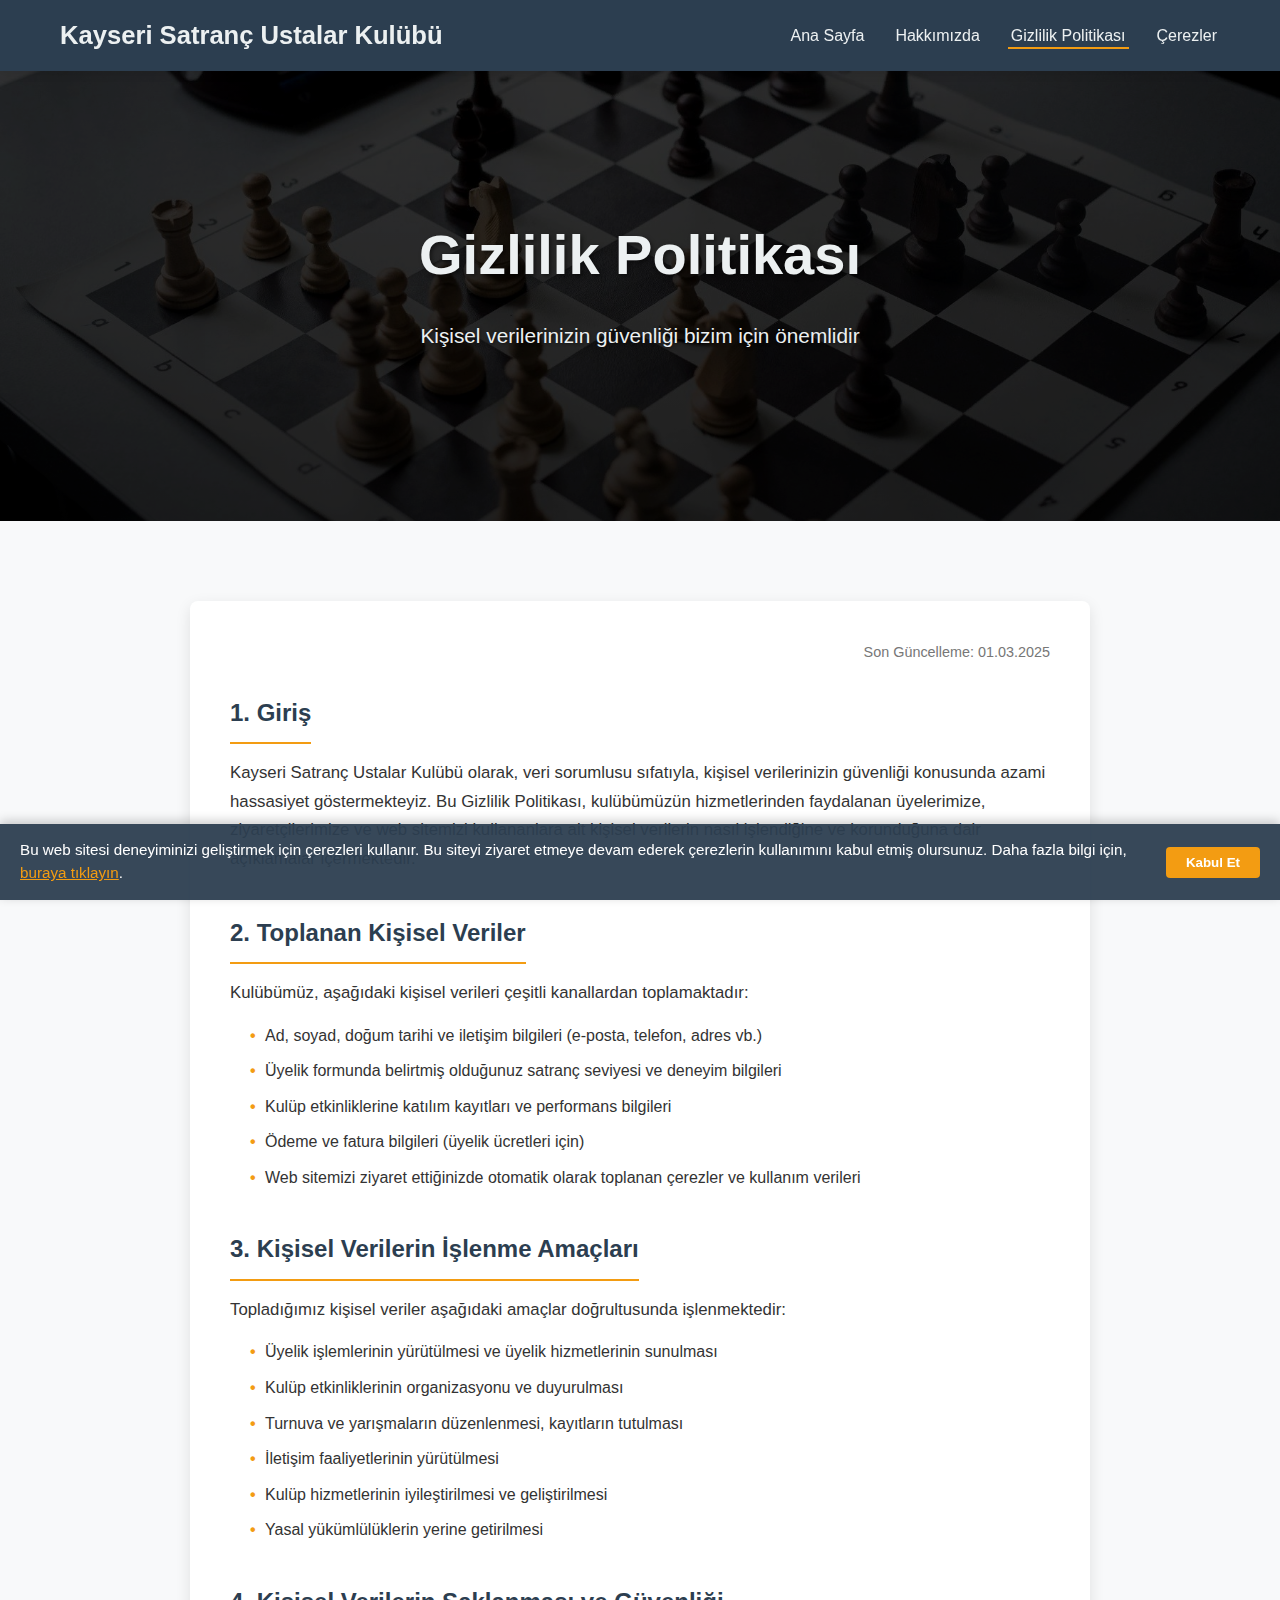
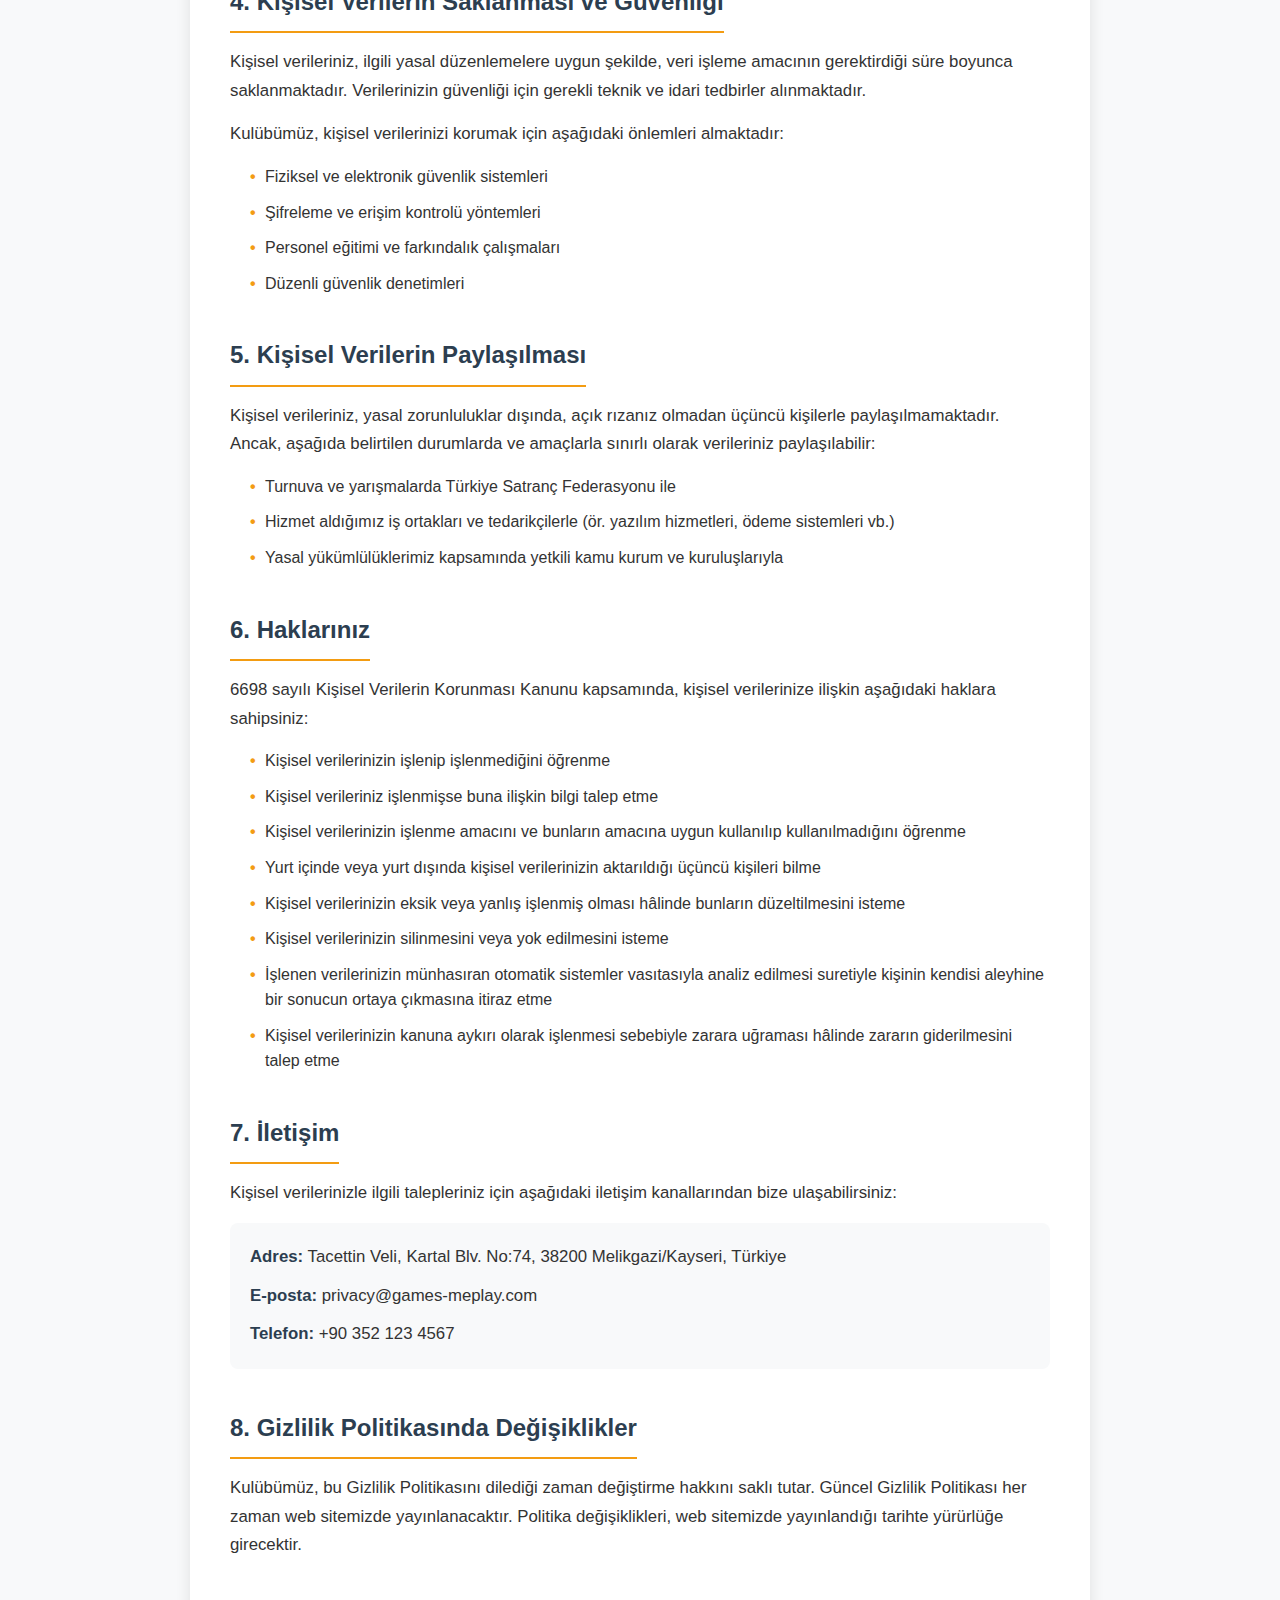
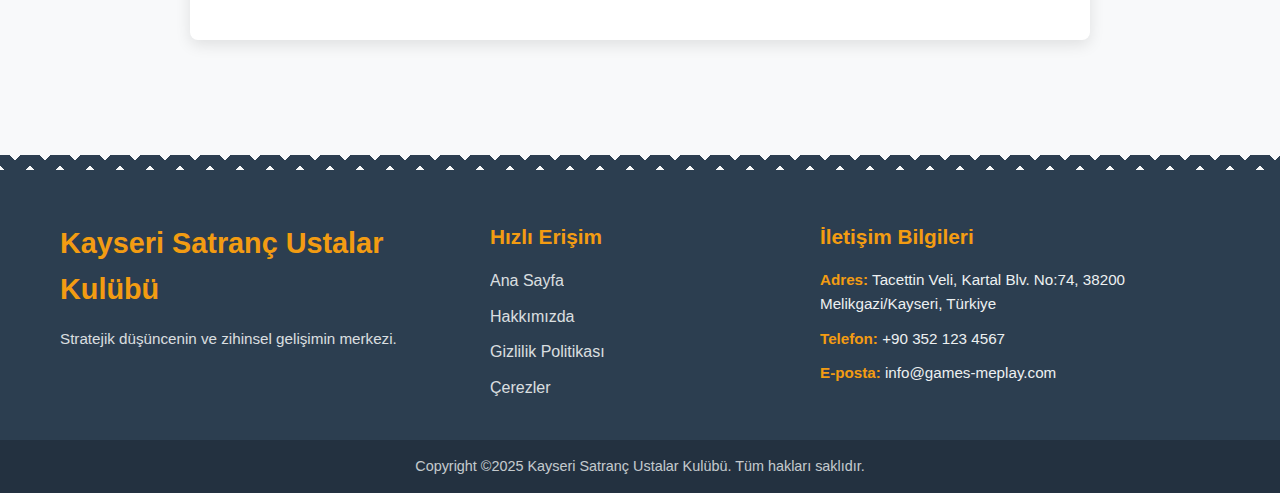
<file: privacy.html>
<!DOCTYPE html>
<html lang="tr">
<head>
    <meta charset="UTF-8">
    <meta name="viewport" content="width=device-width, initial-scale=1.0">
    <title>Gizlilik Politikası - Kayseri Satranç Ustalar Kulübü</title>
    <meta name="description" content="Kayseri Satranç Ustalar Kulübü gizlilik politikası. Kişisel verilerinizin nasıl işlendiği ve korunduğu hakkında bilgiler.">
    <meta name="keywords" content="satranç kulübü gizlilik, kayseri satranç gizlilik politikası, kişisel veriler, veri koruma">
    <!-- Custom CSS -->
    <link rel="stylesheet" href="css/style.css">
    <link rel="icon" type="image/x-icon" href="favicon.ico">
</head>
<body>
<header class="wp_mainHeader">
    <div class="wp_headerContainer">
        <div class="wp_logoContainer">
            <a href="index.html">
                <h1>Kayseri Satranç Ustalar Kulübü</h1>
            </a>
        </div>
        <nav class="wp_mainNav">
            <button class="wp_navbarToggler">
                <span></span>
                <span></span>
                <span></span>
            </button>
            <ul class="wp_navbarCollapse">
                <li><a href="index.html">Ana Sayfa</a></li>
                <li><a href="about.html">Hakkımızda</a></li>
                <li><a href="privacy.html" class="wp_active">Gizlilik Politikası</a></li>
                <li><a href="cookies.html">Çerezler</a></li>
            </ul>
        </nav>
    </div>
</header>

<!-- Privacy Hero Section -->
<section class="wp_innerHeroSection wp_privacyHero">
    <div class="wp_heroOverlay"></div>
    <div class="wp_heroContent">
        <h2>Gizlilik Politikası</h2>
        <p>Kişisel verilerinizin güvenliği bizim için önemlidir</p>
    </div>
</section>

<!-- Privacy Content Section -->
<section class="wp_privacySection">
    <div class="wp_sectionContainer">
        <div class="wp_privacyContent">
            <div class="wp_privacyInfo">
                <p class="wp_privacyLastUpdate">Son Güncelleme: 01.03.2025</p>

                <div class="wp_privacyBlock">
                    <h3>1. Giriş</h3>
                    <p>Kayseri Satranç Ustalar Kulübü olarak, veri sorumlusu sıfatıyla, kişisel verilerinizin güvenliği konusunda azami hassasiyet göstermekteyiz. Bu Gizlilik Politikası, kulübümüzün hizmetlerinden faydalanan üyelerimize, ziyaretçilerimize ve web sitemizi kullananlara ait kişisel verilerin nasıl işlendiğine ve korunduğuna dair açıklamalar içermektedir.</p>
                </div>

                <div class="wp_privacyBlock">
                    <h3>2. Toplanan Kişisel Veriler</h3>
                    <p>Kulübümüz, aşağıdaki kişisel verileri çeşitli kanallardan toplamaktadır:</p>
                    <ul>
                        <li>Ad, soyad, doğum tarihi ve iletişim bilgileri (e-posta, telefon, adres vb.)</li>
                        <li>Üyelik formunda belirtmiş olduğunuz satranç seviyesi ve deneyim bilgileri</li>
                        <li>Kulüp etkinliklerine katılım kayıtları ve performans bilgileri</li>
                        <li>Ödeme ve fatura bilgileri (üyelik ücretleri için)</li>
                        <li>Web sitemizi ziyaret ettiğinizde otomatik olarak toplanan çerezler ve kullanım verileri</li>
                    </ul>
                </div>

                <div class="wp_privacyBlock">
                    <h3>3. Kişisel Verilerin İşlenme Amaçları</h3>
                    <p>Topladığımız kişisel veriler aşağıdaki amaçlar doğrultusunda işlenmektedir:</p>
                    <ul>
                        <li>Üyelik işlemlerinin yürütülmesi ve üyelik hizmetlerinin sunulması</li>
                        <li>Kulüp etkinliklerinin organizasyonu ve duyurulması</li>
                        <li>Turnuva ve yarışmaların düzenlenmesi, kayıtların tutulması</li>
                        <li>İletişim faaliyetlerinin yürütülmesi</li>
                        <li>Kulüp hizmetlerinin iyileştirilmesi ve geliştirilmesi</li>
                        <li>Yasal yükümlülüklerin yerine getirilmesi</li>
                    </ul>
                </div>

                <div class="wp_privacyBlock">
                    <h3>4. Kişisel Verilerin Saklanması ve Güvenliği</h3>
                    <p>Kişisel verileriniz, ilgili yasal düzenlemelere uygun şekilde, veri işleme amacının gerektirdiği süre boyunca saklanmaktadır. Verilerinizin güvenliği için gerekli teknik ve idari tedbirler alınmaktadır.</p>
                    <p>Kulübümüz, kişisel verilerinizi korumak için aşağıdaki önlemleri almaktadır:</p>
                    <ul>
                        <li>Fiziksel ve elektronik güvenlik sistemleri</li>
                        <li>Şifreleme ve erişim kontrolü yöntemleri</li>
                        <li>Personel eğitimi ve farkındalık çalışmaları</li>
                        <li>Düzenli güvenlik denetimleri</li>
                    </ul>
                </div>

                <div class="wp_privacyBlock">
                    <h3>5. Kişisel Verilerin Paylaşılması</h3>
                    <p>Kişisel verileriniz, yasal zorunluluklar dışında, açık rızanız olmadan üçüncü kişilerle paylaşılmamaktadır. Ancak, aşağıda belirtilen durumlarda ve amaçlarla sınırlı olarak verileriniz paylaşılabilir:</p>
                    <ul>
                        <li>Turnuva ve yarışmalarda Türkiye Satranç Federasyonu ile</li>
                        <li>Hizmet aldığımız iş ortakları ve tedarikçilerle (ör. yazılım hizmetleri, ödeme sistemleri vb.)</li>
                        <li>Yasal yükümlülüklerimiz kapsamında yetkili kamu kurum ve kuruluşlarıyla</li>
                    </ul>
                </div>

                <div class="wp_privacyBlock">
                    <h3>6. Haklarınız</h3>
                    <p>6698 sayılı Kişisel Verilerin Korunması Kanunu kapsamında, kişisel verilerinize ilişkin aşağıdaki haklara sahipsiniz:</p>
                    <ul>
                        <li>Kişisel verilerinizin işlenip işlenmediğini öğrenme</li>
                        <li>Kişisel verileriniz işlenmişse buna ilişkin bilgi talep etme</li>
                        <li>Kişisel verilerinizin işlenme amacını ve bunların amacına uygun kullanılıp kullanılmadığını öğrenme</li>
                        <li>Yurt içinde veya yurt dışında kişisel verilerinizin aktarıldığı üçüncü kişileri bilme</li>
                        <li>Kişisel verilerinizin eksik veya yanlış işlenmiş olması hâlinde bunların düzeltilmesini isteme</li>
                        <li>Kişisel verilerinizin silinmesini veya yok edilmesini isteme</li>
                        <li>İşlenen verilerinizin münhasıran otomatik sistemler vasıtasıyla analiz edilmesi suretiyle kişinin kendisi aleyhine bir sonucun ortaya çıkmasına itiraz etme</li>
                        <li>Kişisel verilerinizin kanuna aykırı olarak işlenmesi sebebiyle zarara uğraması hâlinde zararın giderilmesini talep etme</li>
                    </ul>
                </div>

                <div class="wp_privacyBlock">
                    <h3>7. İletişim</h3>
                    <p>Kişisel verilerinizle ilgili talepleriniz için aşağıdaki iletişim kanallarından bize ulaşabilirsiniz:</p>
                    <div class="wp_privacyContact">
                        <p><strong>Adres:</strong> Tacettin Veli, Kartal Blv. No:74, 38200 Melikgazi/Kayseri, Türkiye</p>
                        <p><strong>E-posta:</strong> privacy@games-meplay.com</p>
                        <p><strong>Telefon:</strong> +90 352 123 4567</p>
                    </div>
                </div>

                <div class="wp_privacyBlock">
                    <h3>8. Gizlilik Politikasında Değişiklikler</h3>
                    <p>Kulübümüz, bu Gizlilik Politikasını dilediği zaman değiştirme hakkını saklı tutar. Güncel Gizlilik Politikası her zaman web sitemizde yayınlanacaktır. Politika değişiklikleri, web sitemizde yayınlandığı tarihte yürürlüğe girecektir.</p>
                </div>
            </div>
        </div>
    </div>
</section>

<!-- Footer -->
<footer class="wp_mainFooter">
    <div class="wp_footerContainer">
        <div class="wp_footerInfo">
            <div class="wp_footerLogo">
                <h3>Kayseri Satranç Ustalar Kulübü</h3>
            </div>
            <p>Stratejik düşüncenin ve zihinsel gelişimin merkezi.</p>
        </div>
        <div class="wp_footerNav">
            <h4>Hızlı Erişim</h4>
            <ul>
                <li><a href="index.html">Ana Sayfa</a></li>
                <li><a href="about.html">Hakkımızda</a></li>
                <li><a href="privacy.html">Gizlilik Politikası</a></li>
                <li><a href="cookies.html">Çerezler</a></li>
            </ul>
        </div>
        <div class="wp_footerContact">
            <h4>İletişim Bilgileri</h4>
            <div class="wp_footerContactInfo">
                <p><strong>Adres:</strong> Tacettin Veli, Kartal Blv. No:74, 38200 Melikgazi/Kayseri, Türkiye</p>
                <p><strong>Telefon:</strong> +90 352 123 4567</p>
                <p><strong>E-posta:</strong> info@games-meplay.com</p>
            </div>
        </div>
    </div>
    <div class="wp_footerBottom">
        <div class="wp_sectionContainer">
            <p class="wp_copyright">Copyright ©2025 Kayseri Satranç Ustalar Kulübü. Tüm hakları saklıdır.</p>
        </div>
    </div>
</footer>

<!-- Cookie Banner -->
<div class="wp_cookieBanner" id="wp_cookieBanner">
    <div class="wp_cookieContent">
        <p>Bu web sitesi deneyiminizi geliştirmek için çerezleri kullanır. Bu siteyi ziyaret etmeye devam ederek çerezlerin kullanımını kabul etmiş olursunuz. Daha fazla bilgi için, <a href="cookies.html" target="_blank" class="wp_cookieLink">buraya tıklayın</a>.</p>
    </div>
    <div class="wp_cookieActions">
        <button class="wp_cookieButton" id="wp_acceptCookies">Kabul Et</button>
    </div>
</div>

<!-- Custom JS for Mobile Menu and Cookie Banner -->
<script>
    document.addEventListener('DOMContentLoaded', function () {
        const navbarToggler = document.querySelector('.wp_navbarToggler');
        const navbarCollapse = document.querySelector('.wp_navbarCollapse');
        navbarToggler.addEventListener('click', function () {
            navbarCollapse.classList.toggle('wp_show');
        });
    });
    document.addEventListener('DOMContentLoaded', function () {
        const cookieBanner = document.getElementById('wp_cookieBanner');
        const acceptButton = document.getElementById('wp_acceptCookies');
        if (!localStorage.getItem('cookiesAccepted')) {
            cookieBanner.classList.add('wp_show');
        }
        acceptButton.addEventListener('click', function () {
            localStorage.setItem('cookiesAccepted', 'true');
            cookieBanner.classList.remove('wp_show');
        });
    });
</script>
</body>
</html>
</file>
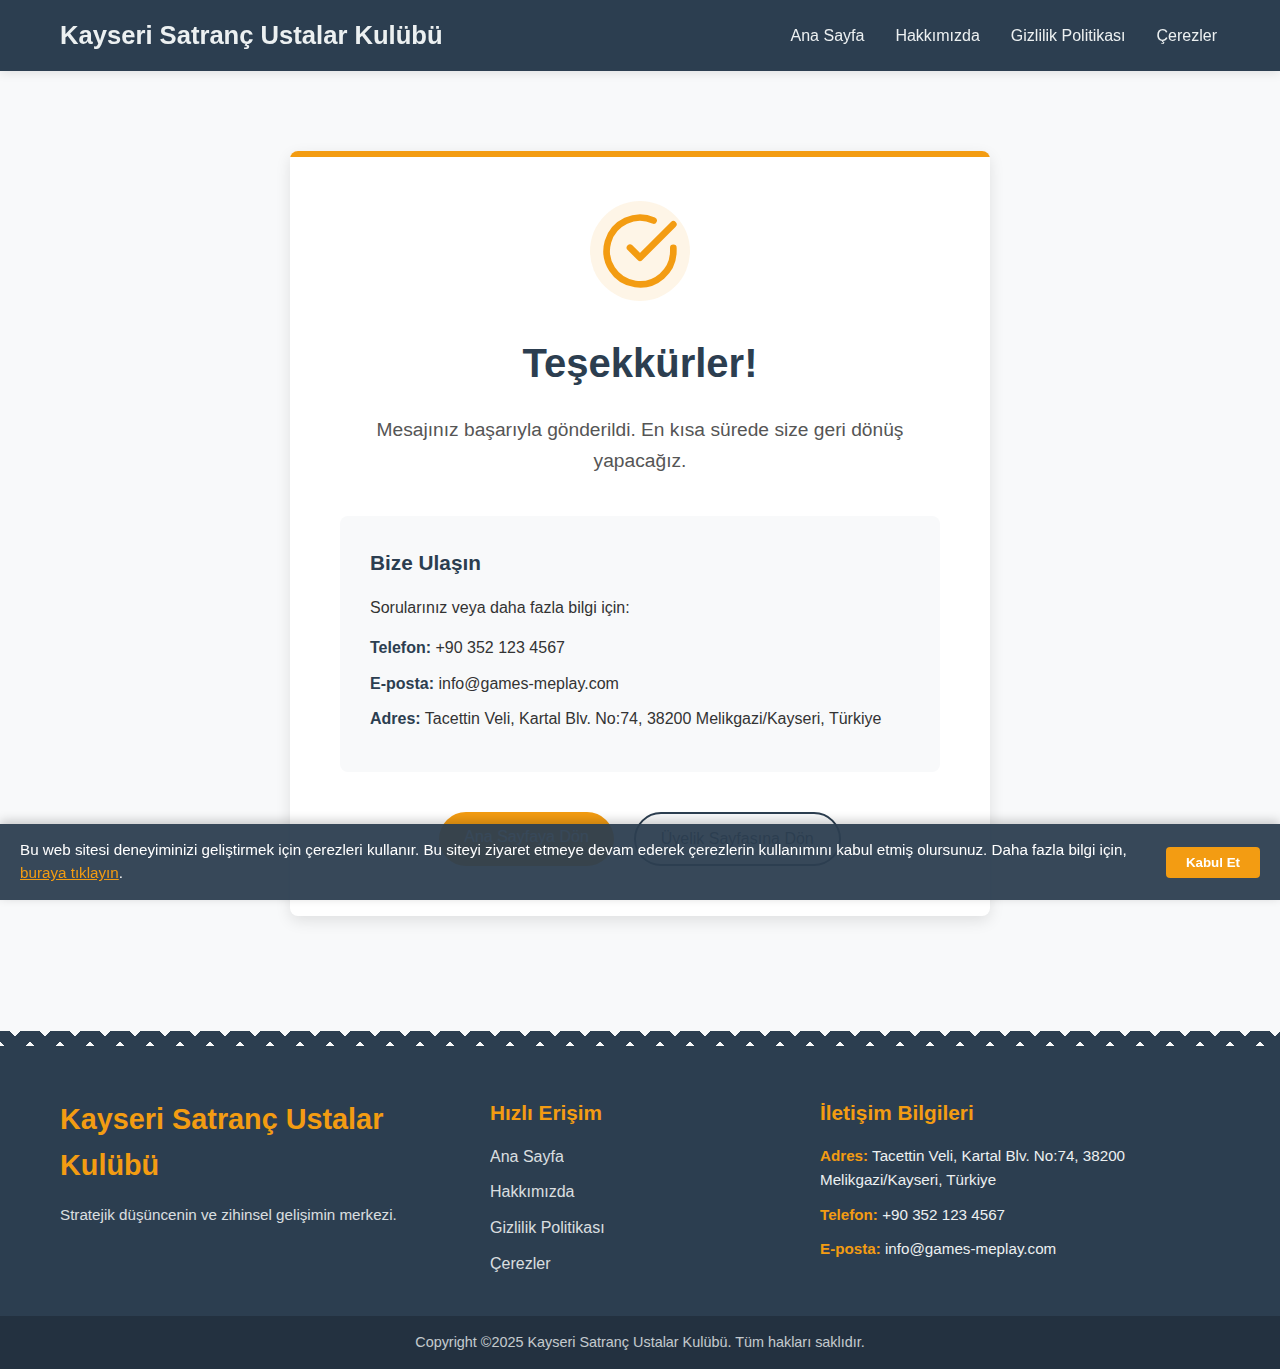
<file: send.html>
<!DOCTYPE html>
<html lang="tr">
<head>
    <meta charset="UTF-8">
    <meta name="viewport" content="width=device-width, initial-scale=1.0">
    <title>Teşekkürler - Kayseri Satranç Ustalar Kulübü</title>
    <meta name="description" content="Kayseri Satranç Ustalar Kulübü - Form gönderiminiz için teşekkür ederiz.">
    <meta name="keywords" content="satranç kulübü teşekkür, başvuru sonuç, teşekkür sayfası">
    <!-- Custom CSS -->
    <link rel="stylesheet" href="css/style.css">
    <link rel="icon" type="image/x-icon" href="favicon.ico">
</head>
<body>
    <header class="wp_mainHeader">
        <div class="wp_headerContainer">
            <div class="wp_logoContainer">
                <a href="index.html">
                    <h1>Kayseri Satranç Ustalar Kulübü</h1>
                </a>
            </div>
            <nav class="wp_mainNav">
                <button class="wp_navbarToggler">
                    <span></span>
                    <span></span>
                    <span></span>
                </button>
                <ul class="wp_navbarCollapse">
                    <li><a href="index.html">Ana Sayfa</a></li>
                    <li><a href="about.html">Hakkımızda</a></li>
                    <li><a href="privacy.html">Gizlilik Politikası</a></li>
                    <li><a href="cookies.html">Çerezler</a></li>
                </ul>
            </nav>
        </div>
    </header>

    <!-- Thank You Section -->
    <section class="wp_thankYouSection">
        <div class="wp_thankYouContainer">
            <div class="wp_thankYouContent">
                <div class="wp_thankYouIcon">
                    <svg xmlns="http://www.w3.org/2000/svg" width="80" height="80" viewBox="0 0 24 24" fill="none" stroke="currentColor" stroke-width="2" stroke-linecap="round" stroke-linejoin="round">
                        <path d="M22 11.08V12a10 10 0 1 1-5.93-9.14"></path>
                        <polyline points="22 4 12 14.01 9 11.01"></polyline>
                    </svg>
                </div>
                <h2>Teşekkürler!</h2>
                <p class="wp_thankYouMessage">Mesajınız başarıyla gönderildi. En kısa sürede size geri dönüş yapacağız.</p>
                <div class="wp_thankYouDetails">
                    <h3>Bize Ulaşın</h3>
                    <p>Sorularınız veya daha fazla bilgi için:</p>
                    <div class="wp_thankYouContact">
                        <p><strong>Telefon:</strong> +90 352 123 4567</p>
                        <p><strong>E-posta:</strong> info@games-meplay.com</p>
                        <p><strong>Adres:</strong> Tacettin Veli, Kartal Blv. No:74, 38200 Melikgazi/Kayseri, Türkiye</p>
                    </div>
                </div>
                <div class="wp_thankYouActions">
                    <a href="index.html" class="wp_thankYouButton wp_homePage">Ana Sayfaya Dön</a>
                    <a href="index.html#membership" class="wp_thankYouButton wp_secondary">Üyelik Sayfasına Dön</a>
                </div>
            </div>
        </div>
    </section>

    <!-- Footer -->
    <footer class="wp_mainFooter">
        <div class="wp_footerContainer">
            <div class="wp_footerInfo">
                <div class="wp_footerLogo">
                    <h3>Kayseri Satranç Ustalar Kulübü</h3>
                </div>
                <p>Stratejik düşüncenin ve zihinsel gelişimin merkezi.</p>
            </div>
            <div class="wp_footerNav">
                <h4>Hızlı Erişim</h4>
                <ul>
                    <li><a href="index.html">Ana Sayfa</a></li>
                    <li><a href="about.html">Hakkımızda</a></li>
                    <li><a href="privacy.html">Gizlilik Politikası</a></li>
                    <li><a href="cookies.html">Çerezler</a></li>
                </ul>
            </div>
            <div class="wp_footerContact">
                <h4>İletişim Bilgileri</h4>
                <div class="wp_footerContactInfo">
                    <p><strong>Adres:</strong> Tacettin Veli, Kartal Blv. No:74, 38200 Melikgazi/Kayseri, Türkiye</p>
                    <p><strong>Telefon:</strong> +90 352 123 4567</p>
                    <p><strong>E-posta:</strong> info@games-meplay.com</p>
                </div>
            </div>
        </div>
        <div class="wp_footerBottom">
            <div class="wp_sectionContainer">
                <p class="wp_copyright">Copyright ©2025 Kayseri Satranç Ustalar Kulübü. Tüm hakları saklıdır.</p>
            </div>
        </div>
    </footer>

    <!-- Cookie Banner -->
    <div class="wp_cookieBanner" id="wp_cookieBanner">
        <div class="wp_cookieContent">
            <p>Bu web sitesi deneyiminizi geliştirmek için çerezleri kullanır. Bu siteyi ziyaret etmeye devam ederek çerezlerin kullanımını kabul etmiş olursunuz. Daha fazla bilgi için, <a href="cookies.html" target="_blank" class="wp_cookieLink">buraya tıklayın</a>.</p>
        </div>
        <div class="wp_cookieActions">
            <button class="wp_cookieButton" id="wp_acceptCookies">Kabul Et</button>
        </div>
    </div>

    <!-- Custom JS for Mobile Menu and Cookie Banner -->
    <script>
        document.addEventListener('DOMContentLoaded', function () {
            const navbarToggler = document.querySelector('.wp_navbarToggler');
            const navbarCollapse = document.querySelector('.wp_navbarCollapse');
            navbarToggler.addEventListener('click', function () {
                navbarCollapse.classList.toggle('wp_show');
            });
        });
        document.addEventListener('DOMContentLoaded', function () {
            const cookieBanner = document.getElementById('wp_cookieBanner');
            const acceptButton = document.getElementById('wp_acceptCookies');
            if (!localStorage.getItem('cookiesAccepted')) {
                cookieBanner.classList.add('wp_show');
            }
            acceptButton.addEventListener('click', function () {
                localStorage.setItem('cookiesAccepted', 'true');
                cookieBanner.classList.remove('wp_show');
            });
        });

        // Auto-redirect after a specific time (optional)
        // setTimeout(function() {
        //     window.location.href = "index.html";
        // }, 10000); // Redirect after 10 seconds
    </script>
</body>
</html>
</file>
<file: css/style.css>
/* Основные стили и настройки */
:root {
    --primary-color: #2c3e50;
    --secondary-color: #c0392b;
    --accent-color: #f39c12;
    --light-color: #ecf0f1;
    --dark-color: #2c3e50;
    --text-color: #333;
    --bg-light: #f8f9fa;
    --shadow: 0 5px 15px rgba(0, 0, 0, 0.1);
    --border-radius: 8px;
    --transition: all 0.3s ease;
}

* {
    margin: 0;
    padding: 0;
    box-sizing: border-box;
}

body {
    font-family: 'Segoe UI', Tahoma, Geneva, Verdana, sans-serif;
    line-height: 1.6;
    color: var(--text-color);
    background-color: var(--bg-light);
    overflow-x: hidden;
}

a {
    text-decoration: none;
    color: inherit;
    transition: var(--transition);
}

ul {
    list-style: none;
}

img {
    max-width: 100%;
    height: auto;
    display: block;
    border-radius: var(--border-radius);
}

.wp_sectionContainer {
    max-width: 1200px;
    margin: 0 auto;
    padding: 0 20px;
}

.wp_sectionTitle {
    font-size: 2.5rem;
    margin-bottom: 40px;
    text-align: center;
    color: var(--primary-color);
    position: relative;
}

.wp_sectionTitle::after {
    content: '';
    position: absolute;
    bottom: -10px;
    left: 50%;
    transform: translateX(-50%);
    width: 80px;
    height: 4px;
    background-color: var(--accent-color);
}

/* Header Styles */
.wp_mainHeader {
    background-color: var(--primary-color);
    padding: 15px 0;
    position: sticky;
    top: 0;
    z-index: 1000;
    box-shadow: 0 2px 10px rgba(0, 0, 0, 0.1);
}

.wp_headerContainer {
    display: flex;
    justify-content: space-between;
    align-items: center;
    max-width: 1200px;
    margin: 0 auto;
    padding: 0 20px;
}

.wp_logoContainer a {
    color: var(--light-color);
}

.wp_logoContainer h1 {
    font-size: 1.6rem;
    font-weight: 700;
    color: var(--light-color);
}

.wp_mainNav {
    display: flex;
    align-items: center;
}

.wp_navbarCollapse {
    display: flex;
    gap: 25px;
}

.wp_navbarCollapse li a {
    color: var(--light-color);
    font-weight: 500;
    padding: 5px 3px;
    position: relative;
}

.wp_navbarCollapse li a::after {
    content: '';
    position: absolute;
    bottom: 0;
    left: 0;
    width: 0;
    height: 2px;
    background-color: var(--accent-color);
    transition: width 0.3s ease;
}

.wp_navbarCollapse li a:hover::after,
.wp_navbarCollapse li a.wp_active::after {
    width: 100%;
}

.wp_navbarToggler {
    display: none;
    background: none;
    border: none;
    cursor: pointer;
    padding: 5px;
}

.wp_navbarToggler span {
    display: block;
    width: 25px;
    height: 3px;
    background-color: var(--light-color);
    margin: 5px 0;
    transition: transform 0.3s ease;
}

/* Hero Section */
.wp_heroSection {
    height: 80vh;
    min-height: 500px;
    background: linear-gradient(rgba(0, 0, 0, 0.5), rgba(0, 0, 0, 0.7)), url('../img/hero.webp') no-repeat center/cover;
    display: flex;
    align-items: center;
    justify-content: center;
    color: var(--light-color);
    position: relative;
    text-align: center;
}

.wp_heroOverlay {
    position: absolute;
    top: 0;
    left: 0;
    width: 100%;
    height: 100%;
    background: rgba(0, 0, 0, 0.3);
}

.wp_heroContent {
    max-width: 800px;
    padding: 0 20px;
    position: relative;
    z-index: 2;
}

.wp_heroContent h2 {
    font-size: 3.5rem;
    margin-bottom: 20px;
    text-shadow: 2px 2px 4px rgba(0, 0, 0, 0.5);
    animation: fadeInDown 1s ease-out;
}

.wp_heroContent p {
    font-size: 1.3rem;
    margin-bottom: 30px;
    text-shadow: 1px 1px 3px rgba(0, 0, 0, 0.5);
    animation: fadeInUp 1s ease-out;
}

.wp_heroButton {
    display: inline-block;
    background-color: var(--accent-color);
    color: white;
    padding: 12px 30px;
    border-radius: 50px;
    font-weight: bold;
    text-transform: uppercase;
    letter-spacing: 1px;
    transition: all 0.3s ease;
    animation: fadeIn 1.5s ease-out;
}

.wp_heroButton:hover {
    background-color: #e67e22;
    transform: translateY(-3px);
    box-shadow: 0 10px 20px rgba(0, 0, 0, 0.2);
}

/* Events Section */
.wp_eventsSection {
    padding: 80px 0;
    background-color: var(--bg-light);
}

.wp_eventsGrid {
    display: grid;
    grid-template-columns: repeat(auto-fit, minmax(300px, 1fr));
    gap: 30px;
}

.wp_eventCard {
    background-color: white;
    border-radius: var(--border-radius);
    overflow: hidden;
    box-shadow: var(--shadow);
    display: flex;
    transition: transform 0.3s ease, box-shadow 0.3s ease;
}

.wp_eventCard:hover {
    transform: translateY(-5px);
    box-shadow: 0 15px 30px rgba(0, 0, 0, 0.15);
}

.wp_eventDate {
    background-color: var(--primary-color);
    color: white;
    padding: 15px;
    display: flex;
    flex-direction: column;
    align-items: center;
    justify-content: center;
    min-width: 80px;
}

.wp_eventDay {
    font-size: 1.8rem;
    font-weight: bold;
}

.wp_eventMonth {
    font-size: 0.9rem;
    text-transform: uppercase;
}

.wp_eventDetails {
    padding: 20px;
    flex-grow: 1;
}

.wp_eventDetails h3 {
    margin-bottom: 10px;
    color: var(--primary-color);
}

.wp_eventTime {
    margin-top: 15px;
    font-size: 0.9rem;
    color: #666;
    display: flex;
    align-items: center;
}

.wp_clockIcon {
    margin-right: 5px;
}

/* Features Section */
.wp_featuresSection {
    padding: 80px 0;
    background-color: white;
}

.wp_featuresGrid {
    display: grid;
    grid-template-columns: repeat(auto-fit, minmax(250px, 1fr));
    gap: 40px;
}

.wp_featureItem {
    text-align: center;
    padding: 20px;
    transition: transform 0.3s ease;
}

.wp_featureItem:hover {
    transform: translateY(-10px);
}

.wp_featureIcon {
    margin: 0 auto 20px;
    width: 80px;
    height: 80px;
    display: flex;
    align-items: center;
    justify-content: center;
    background-color: var(--bg-light);
    border-radius: 50%;
    color: var(--primary-color);
    transition: all 0.3s ease;
}

.wp_featureItem:hover .wp_featureIcon {
    background-color: var(--primary-color);
    color: white;
}

.wp_featureItem h3 {
    margin-bottom: 15px;
    color: var(--primary-color);
}

/* About Section */
.wp_aboutSection {
    padding: 80px 0;
    background-color: var(--bg-light);
}

.wp_aboutContent {
    display: flex;
    align-items: center;
    gap: 40px;
    flex-wrap: wrap;
}

.wp_aboutText {
    flex: 1 1 500px;
}

.wp_aboutText p {
    margin-bottom: 20px;
    font-size: 1.1rem;
}

.wp_aboutImage {
    flex: 1 1 400px;
    position: relative;
}

.wp_aboutImage img {
    border-radius: var(--border-radius);
    box-shadow: var(--shadow);
    transition: transform 0.3s ease;
}

.wp_aboutImage:hover img {
    transform: scale(1.02);
}

.wp_aboutButton {
    display: inline-block;
    background-color: var(--primary-color);
    color: white;
    padding: 10px 25px;
    border-radius: var(--border-radius);
    font-weight: 500;
    transition: all 0.3s ease;
    margin-top: 10px;
}

.wp_aboutButton:hover {
    background-color: var(--accent-color);
}

/* Game Info Section */
.wp_gameInfoSection {
    padding: 80px 0;
    background-color: white;
}

.wp_gameInfoContent {
    display: flex;
    align-items: center;
    gap: 40px;
    flex-wrap: wrap;
}

.wp_gameInfoImage {
    flex: 1 1 400px;
    order: 1;
}

.wp_gameInfoText {
    flex: 1 1 500px;
    order: 2;
}

.wp_gameInfoText p {
    margin-bottom: 20px;
    font-size: 1.1rem;
}

.wp_gameStats {
    display: flex;
    justify-content: space-between;
    margin-top: 30px;
    gap: 20px;
}

.wp_gameStat {
    text-align: center;
    flex: 1;
    padding: 20px;
    border-radius: var(--border-radius);
    background-color: var(--bg-light);
    box-shadow: var(--shadow);
    transition: transform 0.3s ease;
}

.wp_gameStat:hover {
    transform: translateY(-5px);
}

.wp_gameStat span {
    display: block;
    font-size: 2.5rem;
    font-weight: bold;
    margin-bottom: 5px;
    color: var(--primary-color);
}

.wp_gameStat p {
    margin-bottom: 0;
    font-size: 1rem;
    color: #666;
}

/* Membership Section */
.wp_membershipSection {
    padding: 80px 0;
    background-color: var(--bg-light);
}

.wp_membershipContent {
    display: flex;
    gap: 40px;
    flex-wrap: wrap;
}

.wp_membershipInfo {
    flex: 1 1 400px;
}

.wp_membershipInfo h3 {
    font-size: 1.8rem;
    margin-bottom: 20px;
    color: var(--primary-color);
}

.wp_membershipList {
    list-style: none;
    padding: 0;
}

.wp_membershipList li {
    margin-bottom: 15px;
    padding-left: 30px;
    position: relative;
    font-size: 1.1rem;
}

.wp_membershipList li::before {
    content: '✓';
    position: absolute;
    left: 0;
    color: var(--accent-color);
    font-weight: bold;
}

.wp_membershipForm {
    flex: 1 1 500px;
    background-color: white;
    padding: 30px;
    border-radius: var(--border-radius);
    box-shadow: var(--shadow);
}

.wp_membershipForm h3 {
    font-size: 1.8rem;
    margin-bottom: 20px;
    color: var(--primary-color);
    text-align: center;
}

.wp_formGroup {
    margin-bottom: 20px;
}

.wp_formGroup label {
    display: block;
    margin-bottom: 8px;
    font-weight: 500;
}

.wp_formGroup input,
.wp_formGroup select,
.wp_formGroup textarea {
    width: 100%;
    padding: 12px 15px;
    border: 1px solid #ddd;
    border-radius: var(--border-radius);
    font-size: 1rem;
    transition: border-color 0.3s ease;
}

.wp_formGroup input:focus,
.wp_formGroup select:focus,
.wp_formGroup textarea:focus {
    border-color: var(--primary-color);
    outline: none;
}

.wp_submitButton {
    background-color: var(--accent-color);
    color: white;
    border: none;
    padding: 12px 25px;
    border-radius: var(--border-radius);
    font-weight: bold;
    cursor: pointer;
    width: 100%;
    font-size: 1.1rem;
    transition: background-color 0.3s ease;
}

.wp_submitButton:hover {
    background-color: #e67e22;
}

/* Ratings Section */
.wp_ratingsSection {
    padding: 80px 0;
    background-color: white;
}

.wp_ratingsContent {
    display: flex;
    gap: 40px;
    flex-wrap: wrap;
}

.wp_overallRating {
    flex: 1 1 400px;
    display: flex;
    gap: 30px;
    flex-wrap: wrap;
}

.wp_ratingScore {
    flex: 1 1 120px;
    text-align: center;
}

.wp_ratingScore span {
    font-size: 3.5rem;
    font-weight: bold;
    color: var(--primary-color);
    display: block;
}

.wp_ratingStars {
    margin: 10px 0;
    color: var(--accent-color);
    font-size: 1.3rem;
}

.wp_ratingBars {
    flex: 2 1 250px;
}

.wp_ratingBar {
    display: flex;
    align-items: center;
    margin-bottom: 10px;
}

.wp_ratingBar span {
    flex: 0 0 40px;
}

.wp_barContainer {
    flex: 1;
    height: 12px;
    background-color: #eee;
    border-radius: 10px;
    margin: 0 10px;
    overflow: hidden;
}

.wp_barFill {
    height: 100%;
    background-color: var(--accent-color);
    border-radius: 10px;
}

.wp_popularityStats {
    flex: 1 1 400px;
    display: grid;
    grid-template-columns: repeat(auto-fit, minmax(150px, 1fr));
    gap: 20px;
}

.wp_statItem {
    padding: 20px;
    background-color: var(--bg-light);
    border-radius: var(--border-radius);
    text-align: center;
    box-shadow: var(--shadow);
    transition: transform 0.3s ease;
}

.wp_statItem:hover {
    transform: translateY(-5px);
}

.wp_statItem h3 {
    font-size: 1rem;
    margin-bottom: 10px;
    color: #666;
}

.wp_statItem p {
    font-size: 1.3rem;
    font-weight: bold;
    color: var(--primary-color);
}

/* Testimonial Section */
.wp_testimonialSection {
    padding: 80px 0;
    background-color: var(--bg-light);
}

.wp_testimonialSlider {
    max-width: 900px;
    margin: 0 auto;
    position: relative;
    overflow: hidden;
}

.wp_testimonialItem {
    background-color: white;
    padding: 30px;
    border-radius: var(--border-radius);
    box-shadow: var(--shadow);
    margin: 10px;
    transition: transform 0.3s ease;
}

.wp_testimonialItem:hover {
    transform: translateY(-5px);
}

.wp_testimonialQuote {
    font-size: 1.1rem;
    margin-bottom: 20px;
    position: relative;
    padding: 0 20px;
}

.wp_testimonialQuote::before,
.wp_testimonialQuote::after {
    content: '"';
    font-size: 3rem;
    color: var(--accent-color);
    opacity: 0.3;
    position: absolute;
}

.wp_testimonialQuote::before {
    top: -20px;
    left: -10px;
}

.wp_testimonialQuote::after {
    bottom: -40px;
    right: -10px;
}

.wp_testimonialAuthor {
    display: flex;
    align-items: center;
    gap: 15px;
}

.wp_testimonialAuthor img {
    width: 60px;
    height: 60px;
    border-radius: 50%;
    object-fit: cover;
}

.wp_testimonialAuthor h4 {
    margin-bottom: 5px;
    color: var(--primary-color);
}

.wp_testimonialAuthor p {
    font-size: 0.9rem;
    color: #666;
}

.wp_testimonialDots {
    display: flex;
    justify-content: center;
    margin-top: 30px;
    gap: 10px;
}

.wp_dot {
    width: 12px;
    height: 12px;
    border-radius: 50%;
    background-color: #ddd;
    cursor: pointer;
    transition: background-color 0.3s ease;
}

.wp_dot.wp_active {
    background-color: var(--accent-color);
}

/* Contact Section */
.wp_contactSection {
    padding: 80px 0;
    background-color: white;
}

.wp_contactContent {
    display: flex;
    gap: 40px;
    flex-wrap: wrap;
}

.wp_contactInfo {
    flex: 1 1 400px;
}

.wp_contactItem {
    display: flex;
    align-items: flex-start;
    margin-bottom: 25px;
}

.wp_contactIcon {
    margin-right: 15px;
    width: 40px;
    height: 40px;
    display: flex;
    align-items: center;
    justify-content: center;
    background-color: var(--bg-light);
    border-radius: 50%;
    color: var(--primary-color);
}

.wp_openHours p {
    margin-bottom: 5px;
}

.wp_contactForm {
    flex: 1 1 500px;
    background-color: var(--bg-light);
    padding: 30px;
    border-radius: var(--border-radius);
    box-shadow: var(--shadow);
}
/* Стили для подвала (footer) сайта */

/* Основные стили подвала */
.wp_mainFooter {
    background-color: #2c3e50;
    color: #ecf0f1;
    padding-top: 50px;
    margin-top: 50px;
    position: relative;
}

.wp_footerContainer {
    display: flex;
    flex-wrap: wrap;
    justify-content: space-between;
    gap: 30px;
    max-width: 1200px;
    margin: 0 auto;
    padding: 0 20px 30px;
}

/* Информационный блок подвала */
.wp_footerInfo {
    flex: 1 1 300px;
}

.wp_footerLogo h3 {
    font-size: 1.8rem;
    margin-bottom: 15px;
    color: #f39c12;
    transition: all 0.3s ease;
    position: relative;
    display: inline-block;
}

.wp_footerLogo h3::after {
    content: "";
    position: absolute;
    left: 0;
    bottom: -5px;
    width: 0;
    height: 2px;
    background-color: #f39c12;
    transition: width 0.3s ease;
}

.wp_footerLogo h3:hover::after {
    width: 100%;
}

.wp_footerInfo p {
    margin-bottom: 20px;
    font-size: 0.95rem;
    opacity: 0.9;
    line-height: 1.6;
}

/* Навигация в подвале */
.wp_footerNav {
    flex: 1 1 200px;
}

.wp_footerNav h4 {
    font-size: 1.3rem;
    margin-bottom: 15px;
    color: #f39c12;
}

.wp_footerNav ul {
    list-style: none;
    padding: 0;
}

.wp_footerNav ul li {
    margin-bottom: 10px;
    transition: transform 0.3s ease;
}

.wp_footerNav ul li:hover {
    transform: translateX(5px);
}

.wp_footerNav ul li a {
    color: #ecf0f1;
    opacity: 0.9;
    transition: opacity 0.3s ease, color 0.3s ease;
    text-decoration: none;
    position: relative;
    padding-bottom: 2px;
}

.wp_footerNav ul li a::after {
    content: '';
    position: absolute;
    width: 0;
    height: 1px;
    bottom: 0;
    left: 0;
    background-color: #f39c12;
    transition: width 0.3s ease;
}

.wp_footerNav ul li a:hover {
    opacity: 1;
    color: #f39c12;
}

.wp_footerNav ul li a:hover::after {
    width: 100%;
}

/* Контакты в подвале */
.wp_footerContact {
    flex: 1 1 300px;
}

.wp_footerContact h4 {
    font-size: 1.3rem;
    margin-bottom: 15px;
    color: #f39c12;
}

.wp_footerContactInfo p {
    margin-bottom: 10px;
    font-size: 0.95rem;
    line-height: 1.6;
}

.wp_footerContactInfo strong {
    color: #f39c12;
    font-weight: 600;
}

/* Нижняя часть подвала */
.wp_footerBottom {
    background-color: rgba(0, 0, 0, 0.2);
    padding: 15px 0;
}

.wp_copyright {
    text-align: center;
    font-size: 0.9rem;
    opacity: 0.8;
}

/* Стили для cookie-баннера */
.wp_cookieBanner {
    position: fixed;
    bottom: -100%;
    left: 0;
    right: 0;
    background-color: rgba(44, 62, 80, 0.95);
    color: #fff;
    padding: 15px 20px;
    display: flex;
    justify-content: space-between;
    align-items: center;
    flex-wrap: wrap;
    gap: 15px;
    box-shadow: 0 -3px 10px rgba(0, 0, 0, 0.2);
    z-index: 9999;
    transition: bottom 0.5s ease-in-out;
}

.wp_cookieBanner.wp_show {
    bottom: 0;
}

.wp_cookieContent {
    flex: 1 1 60%;
}

.wp_cookieContent p {
    margin: 0;
    font-size: 0.95rem;
    line-height: 1.5;
}

.wp_cookieLink {
    color: #f39c12;
    text-decoration: underline;
    transition: color 0.3s ease;
}

.wp_cookieLink:hover {
    color: #fff;
}

.wp_cookieActions {
    flex: 0 1 auto;
}

.wp_cookieButton {
    background-color: #f39c12;
    color: white;
    border: none;
    padding: 8px 20px;
    border-radius: 4px;
    cursor: pointer;
    font-weight: bold;
    transition: background-color 0.3s ease, transform 0.3s ease;
}

.wp_cookieButton:hover {
    background-color: #e67e22;
    transform: translateY(-2px);
}

.wp_cookieButton:active {
    transform: translateY(0);
}

/* Анимации для подвала */
@keyframes fadeIn {
    from {
        opacity: 0;
        transform: translateY(20px);
    }
    to {
        opacity: 1;
        transform: translateY(0);
    }
}

.wp_footerInfo,
.wp_footerNav,
.wp_footerContact {
    animation: fadeIn 0.6s ease-out forwards;
}

.wp_footerNav {
    animation-delay: 0.2s;
}

.wp_footerContact {
    animation-delay: 0.4s;
}

/* Адаптивные стили для подвала */
@media screen and (max-width: 992px) {
    .wp_footerLogo h3 {
        font-size: 1.6rem;
    }

    .wp_footerNav h4,
    .wp_footerContact h4 {
        font-size: 1.2rem;
    }
}

@media screen and (max-width: 768px) {
    .wp_footerContainer {
        flex-direction: column;
        gap: 30px;
        padding-bottom: 20px;
    }

    .wp_footerInfo,
    .wp_footerNav,
    .wp_footerContact {
        flex: 1 1 100%;
    }

    .wp_cookieBanner {
        flex-direction: column;
        text-align: center;
        padding: 20px;
    }

    .wp_cookieContent {
        flex: 1 1 100%;
        margin-bottom: 15px;
    }

    .wp_cookieButton {
        width: 100%;
        padding: 10px;
    }
}

@media screen and (max-width: 576px) {
    .wp_mainFooter {
        padding-top: 40px;
        margin-top: 40px;
    }

    .wp_footerInfo,
    .wp_footerNav,
    .wp_footerContact {
        padding: 0 10px;
    }

    .wp_footerLogo h3 {
        font-size: 1.4rem;
    }

    .wp_footerContainer {
        gap: 25px;
    }
}

/* Дополнительные визуальные эффекты */
.wp_mainFooter::before {
    content: '';
    position: absolute;
    top: -15px;
    left: 0;
    right: 0;
    height: 15px;
    background: linear-gradient(45deg, transparent 33.33%, #2c3e50 33.33%, #2c3e50 66.66%, transparent 66.66%), linear-gradient(-45deg, transparent 33.33%, #2c3e50 33.33%, #2c3e50 66.66%, transparent 66.66%);
    background-size: 30px 30px;
    background-position: 0 0;
}

/* Дополнительные стили для страницы "О нас" */

/* Hero секция для внутренних страниц */
.wp_innerHeroSection {
    height: 50vh;
    min-height: 300px;
    background: linear-gradient(rgba(0, 0, 0, 0.6), rgba(0, 0, 0, 0.8)), url('../img/6.webp') no-repeat center/cover;
    display: flex;
    align-items: center;
    justify-content: center;
    color: var(--light-color);
    position: relative;
    text-align: center;
}

/* История секция */
.wp_historySection {
    padding: 80px 0;
    background-color: var(--bg-light);
}

.wp_historyContent {
    display: flex;
    align-items: center;
    gap: 40px;
    flex-wrap: wrap;
}

.wp_historyImage {
    flex: 1 1 400px;
    position: relative;
    overflow: hidden;
    border-radius: var(--border-radius);
    box-shadow: var(--shadow);
}

.wp_historyImage img {
    transition: transform 0.5s ease;
    width: 100%;
}

.wp_historyImage:hover img {
    transform: scale(1.05);
}

.wp_historyText {
    flex: 1 1 500px;
}

.wp_historyText p {
    margin-bottom: 20px;
    font-size: 1.1rem;
    line-height: 1.7;
}

/* Миссия секция */
.wp_missionSection {
    padding: 80px 0;
    background-color: white;
}

.wp_missionContent {
    display: flex;
    align-items: center;
    gap: 40px;
    flex-wrap: wrap;
}

.wp_missionText {
    flex: 1 1 500px;
}

.wp_missionText p {
    margin-bottom: 20px;
    font-size: 1.1rem;
    line-height: 1.7;
}

.wp_missionImage {
    flex: 1 1 400px;
    position: relative;
    overflow: hidden;
    border-radius: var(--border-radius);
    box-shadow: var(--shadow);
}

.wp_missionImage img {
    transition: transform 0.5s ease;
    width: 100%;
}

.wp_missionImage:hover img {
    transform: scale(1.05);
}

.wp_missionList {
    padding-left: 20px;
    margin-bottom: 20px;
}

.wp_missionList li {
    margin-bottom: 10px;
    position: relative;
    padding-left: 20px;
}

.wp_missionList li::before {
    content: "•";
    color: var(--accent-color);
    font-weight: bold;
    position: absolute;
    left: 0;
    font-size: 1.5rem;
    line-height: 1;
}

/* Команда секция */
.wp_teamSection {
    padding: 80px 0;
    background-color: var(--bg-light);
}

.wp_teamGrid {
    display: grid;
    grid-template-columns: repeat(auto-fit, minmax(280px, 1fr));
    gap: 30px;
}

.wp_teamMember {
    background-color: white;
    border-radius: var(--border-radius);
    overflow: hidden;
    box-shadow: var(--shadow);
    transition: transform 0.3s ease;
}

.wp_teamMember:hover {
    transform: translateY(-10px);
}

.wp_teamImage {
    height: 280px;
    overflow: hidden;
}

.wp_teamImage img {
    width: 100%;
    height: 100%;
    object-fit: cover;
    transition: transform 0.5s ease;
}

.wp_teamMember:hover .wp_teamImage img {
    transform: scale(1.1);
}

.wp_teamInfo {
    padding: 20px;
}

.wp_teamInfo h3 {
    margin-bottom: 5px;
    font-size: 1.3rem;
    color: var(--primary-color);
}

.wp_teamRole {
    color: var(--accent-color);
    font-weight: 500;
    margin-bottom: 15px;
    font-size: 1rem;
}

.wp_teamBio {
    font-size: 0.95rem;
    line-height: 1.6;
}

/* Достижения секция */
.wp_achievementsSection {
    padding: 80px 0;
    background-color: white;
}

.wp_achievementsList {
    max-width: 900px;
    margin: 0 auto;
}

.wp_achievementItem {
    display: flex;
    margin-bottom: 40px;
    position: relative;
}

.wp_achievementItem::before {
    content: '';
    position: absolute;
    left: 60px;
    top: 0;
    bottom: -40px;
    width: 2px;
    background-color: var(--accent-color);
    opacity: 0.3;
}

.wp_achievementItem:last-child::before {
    display: none;
}

.wp_achievementYear {
    flex: 0 0 120px;
    font-size: 1.8rem;
    font-weight: bold;
    color: var(--accent-color);
}

.wp_achievementInfo {
    flex: 1;
}

.wp_achievementInfo h3 {
    margin-bottom: 10px;
    color: var(--primary-color);
    font-size: 1.3rem;
}

.wp_achievementInfo p {
    font-size: 1rem;
    line-height: 1.6;
}

/* Помещения секция */
.wp_facilitiesSection {
    padding: 80px 0;
    background-color: var(--bg-light);
}

.wp_facilitiesGrid {
    display: grid;
    grid-template-columns: repeat(auto-fit, minmax(280px, 1fr));
    gap: 30px;
}

.wp_facilityItem {
    background-color: white;
    border-radius: var(--border-radius);
    overflow: hidden;
    box-shadow: var(--shadow);
    transition: transform 0.3s ease;
}

.wp_facilityItem:hover {
    transform: translateY(-10px);
}

.wp_facilityImage {
    height: 200px;
    overflow: hidden;
}

.wp_facilityImage img {
    width: 100%;
    height: 100%;
    object-fit: cover;
    transition: transform 0.5s ease;
}

.wp_facilityItem:hover .wp_facilityImage img {
    transform: scale(1.1);
}

.wp_facilityInfo {
    padding: 20px;
}

.wp_facilityInfo h3 {
    margin-bottom: 10px;
    color: var(--primary-color);
    font-size: 1.3rem;
}

.wp_facilityInfo p {
    font-size: 1rem;
    line-height: 1.6;
}

/* Присоединиться секция */
.wp_joinSection {
    padding: 100px 0;
    background: linear-gradient(rgba(0, 0, 0, 0.7), rgba(0, 0, 0, 0.8)), url('../img/16.webp') no-repeat center/cover;
    color: white;
    text-align: center;
}

.wp_joinContent {
    max-width: 700px;
    margin: 0 auto;
}

.wp_joinContent h2 {
    font-size: 2.5rem;
    margin-bottom: 20px;
}

.wp_joinContent p {
    font-size: 1.2rem;
    margin-bottom: 30px;
    opacity: 0.9;
}

.wp_joinButton {
    display: inline-block;
    background-color: var(--accent-color);
    color: white;
    padding: 15px 40px;
    border-radius: 50px;
    font-weight: bold;
    text-transform: uppercase;
    letter-spacing: 1px;
    transition: all 0.3s ease;
}

.wp_joinButton:hover {
    background-color: #e67e22;
    transform: translateY(-3px);
    box-shadow: 0 10px 20px rgba(0, 0, 0, 0.2);
}

/* Адаптивность */
@media screen and (max-width: 992px) {
    .wp_historyContent,
    .wp_missionContent {
        flex-direction: column;
    }

    .wp_historyImage,
    .wp_missionImage {
        order: 1;
    }

    .wp_historyText,
    .wp_missionText {
        order: 2;
    }

    .wp_achievementYear {
        flex: 0 0 80px;
        font-size: 1.5rem;
    }

    .wp_achievementItem::before {
        left: 40px;
    }
}

@media screen and (max-width: 768px) {
    .wp_innerHeroSection {
        height: 40vh;
    }

    .wp_teamGrid,
    .wp_facilitiesGrid {
        grid-template-columns: repeat(auto-fit, minmax(250px, 1fr));
    }

    .wp_joinContent h2 {
        font-size: 2rem;
    }

    .wp_joinContent p {
        font-size: 1.1rem;
    }
}

@media screen and (max-width: 576px) {
    .wp_achievementItem {
        flex-direction: column;
    }

    .wp_achievementYear {
        margin-bottom: 10px;
    }

    .wp_achievementItem::before {
        display: none;
    }
}


/* Дополнительные стили для страницы "Политика конфиденциальности" */

/* Hero секция для страницы политики конфиденциальности */
.wp_privacyHero {
    background: linear-gradient(rgba(0, 0, 0, 0.7), rgba(0, 0, 0, 0.8)), url('../img/7.webp') no-repeat center/cover;
}

/* Секция политики конфиденциальности */
.wp_privacySection {
    padding: 80px 0;
    background-color: var(--bg-light);
}

.wp_privacyContent {
    max-width: 900px;
    margin: 0 auto;
    background-color: white;
    border-radius: var(--border-radius);
    box-shadow: var(--shadow);
    padding: 40px;
}

.wp_privacyLastUpdate {
    color: #777;
    font-size: 0.9rem;
    margin-bottom: 30px;
    text-align: right;
}

.wp_privacyBlock {
    margin-bottom: 40px;
}

.wp_privacyBlock h3 {
    font-size: 1.5rem;
    color: var(--primary-color);
    margin-bottom: 15px;
    border-bottom: 2px solid var(--accent-color);
    padding-bottom: 10px;
    display: inline-block;
}

.wp_privacyBlock p {
    margin-bottom: 15px;
    font-size: 1.05rem;
    line-height: 1.7;
}

.wp_privacyBlock ul {
    margin-bottom: 15px;
    padding-left: 20px;
}

.wp_privacyBlock ul li {
    margin-bottom: 10px;
    position: relative;
    padding-left: 15px;
    line-height: 1.6;
}

.wp_privacyBlock ul li::before {
    content: "•";
    color: var(--accent-color);
    position: absolute;
    left: 0;
    font-weight: bold;
}

.wp_privacyContact {
    background-color: var(--bg-light);
    padding: 20px;
    border-radius: var(--border-radius);
    margin-top: 15px;
}

.wp_privacyContact p {
    margin-bottom: 10px;
}

.wp_privacyContact p:last-child {
    margin-bottom: 0;
}

.wp_privacyContact strong {
    color: var(--primary-color);
}

/* Адаптивность */
@media screen and (max-width: 768px) {
    .wp_privacyContent {
        padding: 30px 20px;
    }

    .wp_privacyBlock h3 {
        font-size: 1.3rem;
    }

    .wp_privacyBlock p,
    .wp_privacyBlock ul li {
        font-size: 1rem;
    }
}

@media screen and (max-width: 576px) {
    .wp_privacySection {
        padding: 50px 0;
    }

    .wp_privacyContent {
        padding: 25px 15px;
    }

    .wp_privacyBlock {
        margin-bottom: 30px;
    }

    .wp_privacyBlock h3 {
        font-size: 1.2rem;
    }
}

/* Дополнительные стили для страницы "Cookies политика" */

/* Hero секция для страницы cookies */
.wp_cookiesHero {
    background: linear-gradient(rgba(0, 0, 0, 0.7), rgba(0, 0, 0, 0.8)), url('../img/8.webp') no-repeat center/cover;
}

/* Секция cookies */
.wp_cookiesSection {
    padding: 80px 0;
    background-color: var(--bg-light);
}

.wp_cookiesContent {
    max-width: 900px;
    margin: 0 auto;
    background-color: white;
    border-radius: var(--border-radius);
    box-shadow: var(--shadow);
    padding: 40px;
}

.wp_cookiesLastUpdate {
    color: #777;
    font-size: 0.9rem;
    margin-bottom: 30px;
    text-align: right;
}

.wp_cookiesBlock {
    margin-bottom: 40px;
}

.wp_cookiesBlock h3 {
    font-size: 1.5rem;
    color: var(--primary-color);
    margin-bottom: 15px;
    border-bottom: 2px solid var(--accent-color);
    padding-bottom: 10px;
    display: inline-block;
}

.wp_cookiesBlock p {
    margin-bottom: 15px;
    font-size: 1.05rem;
    line-height: 1.7;
}

.wp_cookiesBlock ul {
    margin-bottom: 15px;
    padding-left: 20px;
}

.wp_cookiesBlock ul li {
    margin-bottom: 10px;
    position: relative;
    padding-left: 15px;
    line-height: 1.6;
}

.wp_cookiesBlock ul li::before {
    content: "•";
    color: var(--accent-color);
    position: absolute;
    left: 0;
    font-weight: bold;
}

.wp_cookiesBlock ul li a {
    color: var(--accent-color);
    transition: color 0.3s ease;
}

.wp_cookiesBlock ul li a:hover {
    color: var(--primary-color);
    text-decoration: underline;
}

.wp_cookiesContact {
    background-color: var(--bg-light);
    padding: 20px;
    border-radius: var(--border-radius);
    margin-top: 15px;
}

.wp_cookiesContact p {
    margin-bottom: 10px;
}

.wp_cookiesContact p:last-child {
    margin-bottom: 0;
}

.wp_cookiesContact strong {
    color: var(--primary-color);
}

/* Таблица cookies */
.wp_cookiesTable {
    display: flex;
    flex-direction: column;
    margin: 20px 0;
    border-radius: var(--border-radius);
    overflow: hidden;
    box-shadow: 0 2px 10px rgba(0, 0, 0, 0.05);
}

.wp_cookiesTableHeader {
    display: flex;
    background-color: var(--primary-color);
    color: white;
}

.wp_cookiesTableRow {
    display: flex;
    border-bottom: 1px solid #eee;
}

.wp_cookiesTableRow:last-child {
    border-bottom: none;
}

.wp_cookiesTableRow:nth-child(even) {
    background-color: #f9f9f9;
}

.wp_cookiesTableCell {
    padding: 12px 15px;
    line-height: 1.5;
}

.wp_cookiesTableHeader .wp_cookiesTableCell {
    padding: 15px;
    font-weight: 500;
}

.wp_cookiesTableCell:nth-child(1) {
    flex: 0 0 20%;
}

.wp_cookiesTableCell:nth-child(2) {
    flex: 1;
}

.wp_cookiesTableCell:nth-child(3) {
    flex: 0 0 20%;
    text-align: center;
}

/* Адаптивность */
@media screen and (max-width: 992px) {
    .wp_cookiesTableCell:nth-child(1) {
        flex: 0 0 25%;
    }

    .wp_cookiesTableCell:nth-child(3) {
        flex: 0 0 25%;
    }
}

@media screen and (max-width: 768px) {
    .wp_cookiesContent {
        padding: 30px 20px;
    }

    .wp_cookiesBlock h3 {
        font-size: 1.3rem;
    }

    .wp_cookiesBlock p,
    .wp_cookiesBlock ul li {
        font-size: 1rem;
    }

    .wp_cookiesTable {
        display: block;
        overflow-x: auto;
    }

    .wp_cookiesTableHeader,
    .wp_cookiesTableRow {
        display: block;
        width: 100%;
    }

    .wp_cookiesTableCell {
        display: block;
        width: 100%;
        box-sizing: border-box;
    }

    .wp_cookiesTableCell:nth-child(1),
    .wp_cookiesTableCell:nth-child(2),
    .wp_cookiesTableCell:nth-child(3) {
        flex: none;
        width: 100%;
        text-align: left;
    }

    .wp_cookiesTableHeader .wp_cookiesTableCell {
        background-color: var(--primary-color);
    }

    .wp_cookiesTableRow .wp_cookiesTableCell:first-child {
        font-weight: bold;
        background-color: #f2f2f2;
    }

    .wp_cookiesTableRow {
        border-bottom: 15px solid var(--bg-light);
    }
}

@media screen and (max-width: 576px) {
    .wp_cookiesSection {
        padding: 50px 0;
    }

    .wp_cookiesContent {
        padding: 25px 15px;
    }

    .wp_cookiesBlock {
        margin-bottom: 30px;
    }

    .wp_cookiesBlock h3 {
        font-size: 1.2rem;
    }
}

/* Стили для страницы "Спасибо" */

.wp_thankYouSection {
    padding: 80px 0;
    min-height: calc(100vh - 400px);
    display: flex;
    align-items: center;
    justify-content: center;
    background-color: var(--bg-light);
}

.wp_thankYouContainer {
    max-width: 900px;
    margin: 0 auto;
    padding: 0 20px;
}

.wp_thankYouContent {
    background-color: white;
    border-radius: var(--border-radius);
    box-shadow: var(--shadow);
    padding: 50px;
    text-align: center;
    position: relative;
    overflow: hidden;
}

.wp_thankYouContent::before {
    content: '';
    position: absolute;
    top: 0;
    left: 0;
    width: 100%;
    height: 6px;
    background-color: var(--accent-color);
}

.wp_thankYouIcon {
    width: 100px;
    height: 100px;
    background-color: rgba(243, 156, 18, 0.1);
    border-radius: 50%;
    display: flex;
    align-items: center;
    justify-content: center;
    margin: 0 auto 30px;
    color: var(--accent-color);
    animation: pulse 2s infinite;
}

@keyframes pulse {
    0% {
        box-shadow: 0 0 0 0 rgba(243, 156, 18, 0.4);
    }
    70% {
        box-shadow: 0 0 0 15px rgba(243, 156, 18, 0);
    }
    100% {
        box-shadow: 0 0 0 0 rgba(243, 156, 18, 0);
    }
}

.wp_thankYouContent h2 {
    font-size: 2.5rem;
    color: var(--primary-color);
    margin-bottom: 20px;
}

.wp_thankYouMessage {
    font-size: 1.2rem;
    margin-bottom: 30px;
    color: #555;
    max-width: 600px;
    margin-left: auto;
    margin-right: auto;
}

.wp_thankYouDetails {
    margin: 40px 0;
    padding: 30px;
    background-color: var(--bg-light);
    border-radius: var(--border-radius);
    text-align: left;
}

.wp_thankYouDetails h3 {
    font-size: 1.3rem;
    color: var(--primary-color);
    margin-bottom: 15px;
}

.wp_thankYouContact {
    margin-top: 15px;
}

.wp_thankYouContact p {
    margin-bottom: 10px;
}

.wp_thankYouContact strong {
    color: var(--primary-color);
}

.wp_thankYouActions {
    display: flex;
    justify-content: center;
    gap: 20px;
    margin-top: 30px;
    flex-wrap: wrap;
}

.wp_thankYouButton {
    display: inline-block;
    padding: 12px 25px;
    border-radius: 50px;
    font-weight: 500;
    text-align: center;
    transition: all 0.3s ease;
}

.wp_homePage {
    background-color: var(--accent-color);
    color: white;
}

.wp_homePage:hover {
    background-color: #e67e22;
    transform: translateY(-3px);
    box-shadow: 0 5px 15px rgba(0, 0, 0, 0.1);
}

.wp_secondary {
    background-color: var(--bg-light);
    color: var(--primary-color);
    border: 2px solid var(--primary-color);
}

.wp_secondary:hover {
    background-color: var(--primary-color);
    color: white;
    transform: translateY(-3px);
    box-shadow: 0 5px 15px rgba(0, 0, 0, 0.1);
}

/* Адаптивные стили */
@media screen and (max-width: 768px) {
    .wp_thankYouSection {
        padding: 60px 0;
    }

    .wp_thankYouContent {
        padding: 30px;
    }

    .wp_thankYouIcon {
        width: 80px;
        height: 80px;
    }

    .wp_thankYouContent h2 {
        font-size: 2rem;
    }

    .wp_thankYouMessage {
        font-size: 1.1rem;
    }

    .wp_thankYouDetails {
        padding: 20px;
    }
}

@media screen and (max-width: 576px) {
    .wp_thankYouSection {
        padding: 40px 0;
    }

    .wp_thankYouContent {
        padding: 25px 15px;
    }

    .wp_thankYouIcon {
        width: 70px;
        height: 70px;
        margin-bottom: 20px;
    }

    .wp_thankYouContent h2 {
        font-size: 1.8rem;
    }

    .wp_thankYouMessage {
        font-size: 1rem;
    }

    .wp_thankYouActions {
        flex-direction: column;
        gap: 15px;
    }

    .wp_thankYouButton {
        width: 100%;
    }
}

/* Анимации */
@keyframes fadeIn {
    from {
        opacity: 0;
    }
    to {
        opacity: 1;
    }
}

@keyframes fadeInDown {
    from {
        opacity: 0;
        transform: translateY(-30px);
    }
    to {
        opacity: 1;
        transform: translateY(0);
    }
}

@keyframes fadeInUp {
    from {
        opacity: 0;
        transform: translateY(30px);
    }
    to {
        opacity: 1;
        transform: translateY(0);
    }
}

/* Responsive Styles */
@media screen and (max-width: 992px) {
    .wp_sectionTitle {
        font-size: 2.2rem;
    }

    .wp_heroContent h2 {
        font-size: 2.8rem;
    }

    .wp_gameInfoImage {
        order: 2;
    }

    .wp_gameInfoText {
        order: 1;
    }

    .wp_aboutContent,
    .wp_gameInfoContent {
        flex-direction: column;
    }
}

@media screen and (max-width: 768px) {
    .wp_navbarCollapse {
        position: absolute;
        top: 100%;
        right: 0;
        background-color: var(--primary-color);
        flex-direction: column;
        width: 250px;
        padding: 20px;
        gap: 15px;
        transform: translateX(100%);
        transition: transform 0.3s ease;
        box-shadow: var(--shadow);
    }

    .wp_navbarCollapse.wp_show {
        transform: translateX(0);
    }

    .wp_navbarToggler {
        display: block;
    }

    .wp_heroContent h2 {
        font-size: 2.2rem;
    }

    .wp_heroContent p {
        font-size: 1.1rem;
    }

    .wp_sectionTitle {
        font-size: 2rem;
    }

    .wp_testimonialItem {
        padding: 20px;
    }

    .wp_gameStats {
        flex-direction: column;
    }
}
</file>
